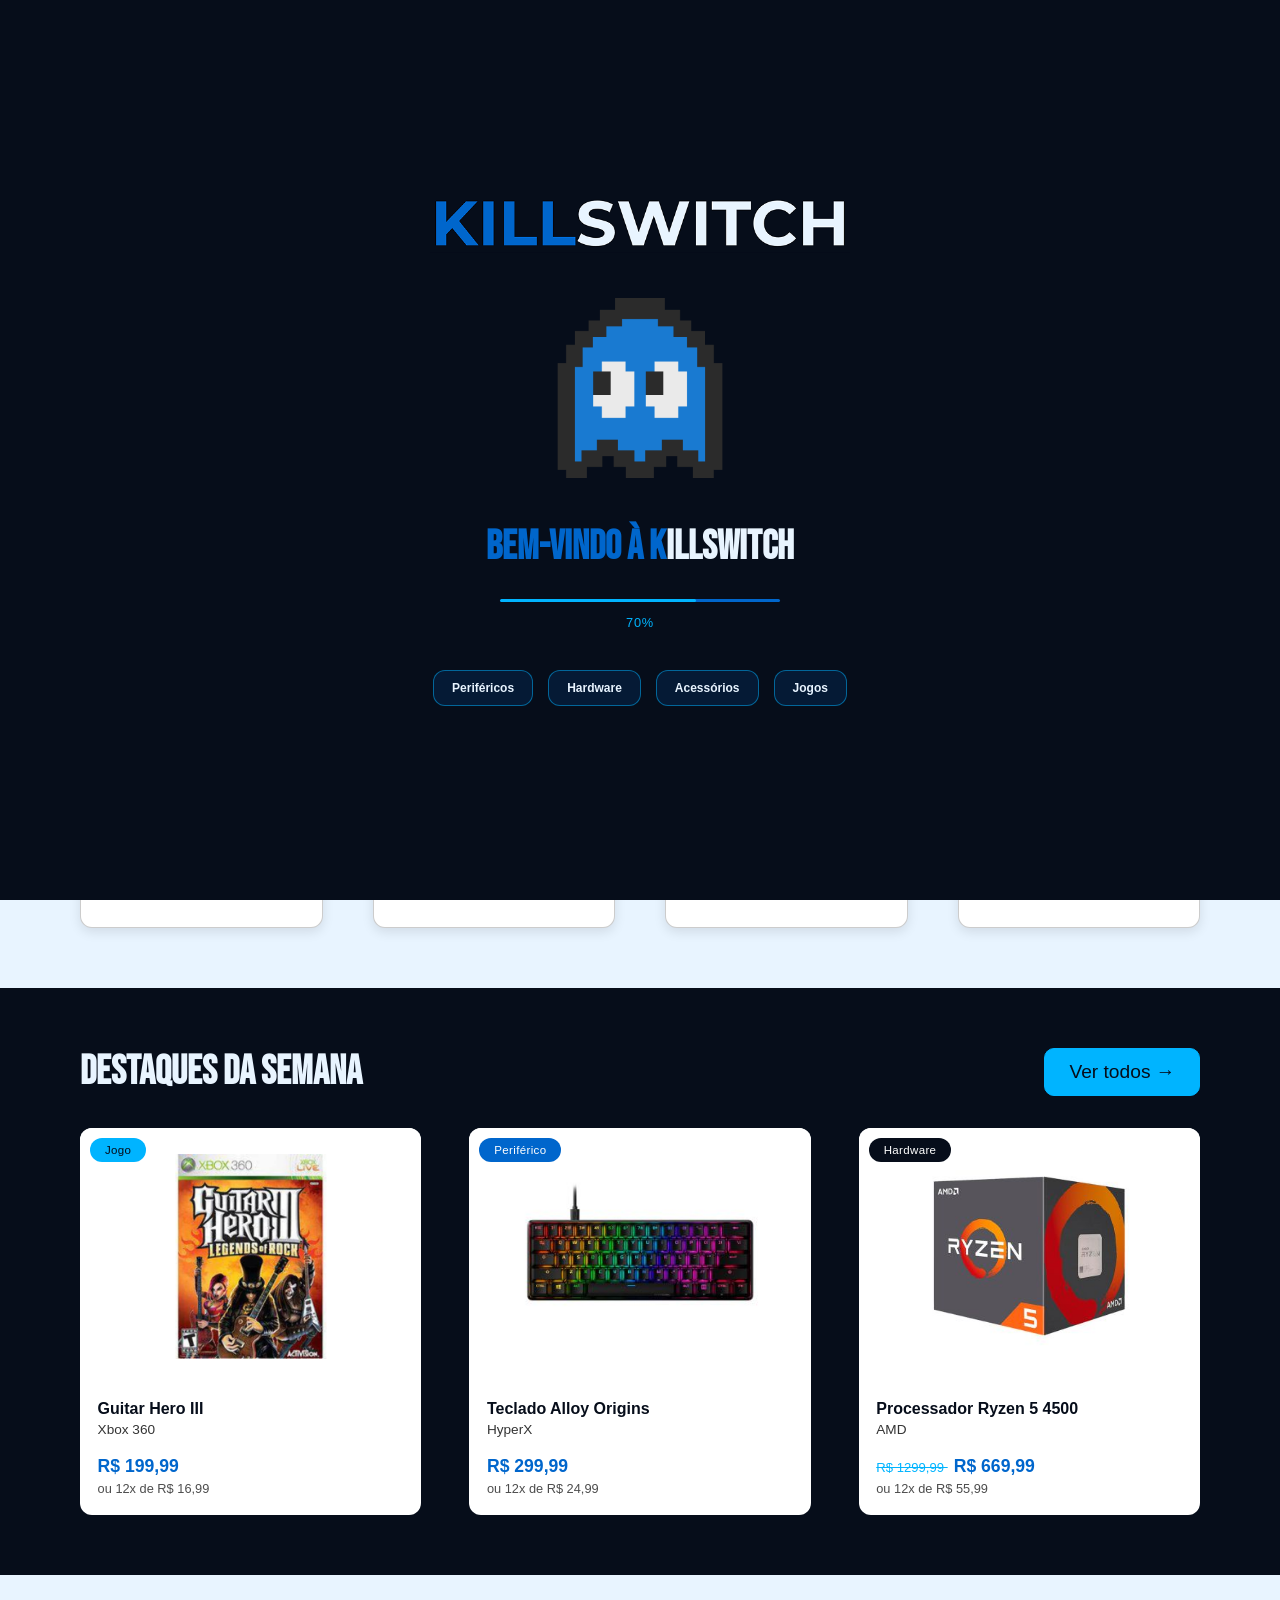
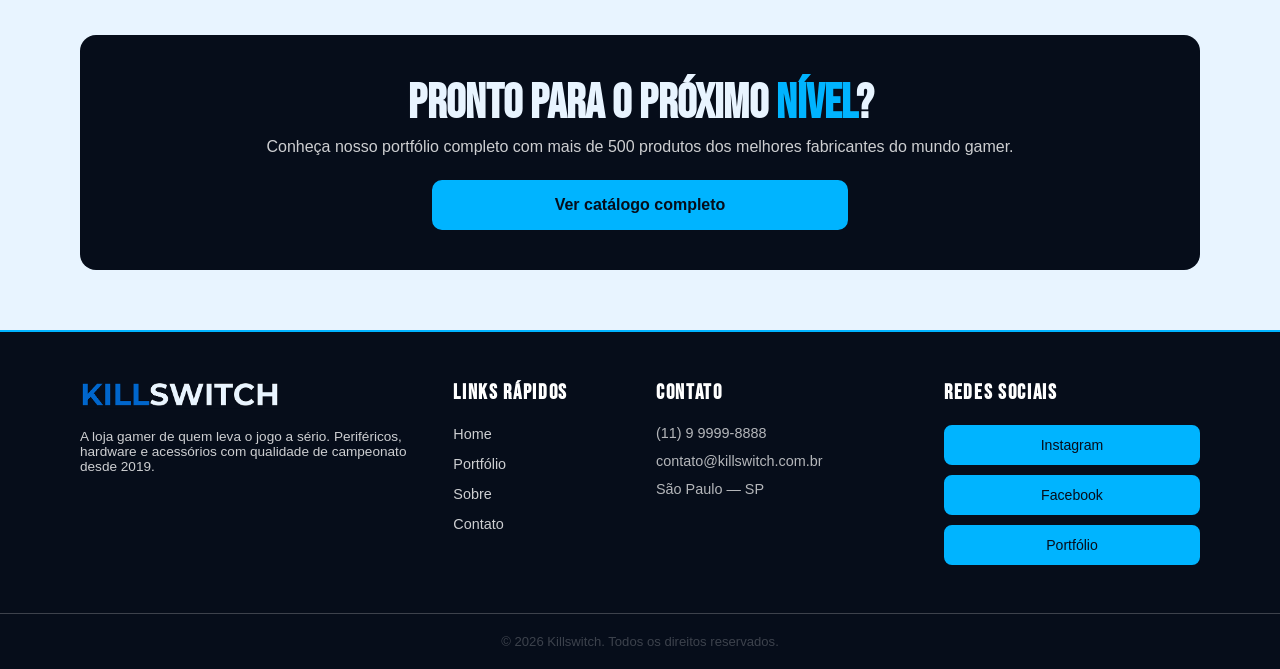
<file: index.html>
<!DOCTYPE html>
<html lang="pt-br">

<head>
    <meta charset="UTF-8">
    <meta name="viewport" content="width=device-width, initial-scale=1.0">
    <link rel="stylesheet" href="./src/css/style.css">
    <link rel="preconnect" href="https://fonts.googleapis.com">
    <link rel="preconnect" href="https://fonts.gstatic.com" crossorigin>
    <link
        href="https://fonts.googleapis.com/css2?family=Bebas+Neue&family=Montserrat:ital,wght@0,100..900;1,100..900&display=swap"
        rel="stylesheet">
    <link rel="icon" href="./src/assets/favicon.ico" type="image/x-icon">
    <title>Home | Killswitch</title>
</head>

<body>

    <!-- Início: Loading -->
    <div id="inicio">
        <img id="img-logo" src="./src/assets/logo-killswitch.png" alt="Logo da Killswitch">
        <img id="img-loading" src="./src/assets/pac-man.png" alt="Fantasma do pac-man">

        <div id="texto-loading">
            <h1 id="titulo-loading">Bem-vindo à K<span>illswitch</span></h1>
        </div>

        <div id="barra-loading">
            <div id="barra-container">
                <div id="barra-fill"></div>
            </div>
            <p id="porcentagem">0%</p>
        </div>

        <div id="tags-loading">
            <p id="tags">Periféricos</p>
            <p id="tags">Hardware</p>
            <p id="tags">Acessórios</p>
            <p id="tags">Jogos</p>
        </div>
    </div>
    <!--Fim: Loading -->

    <!--Início: Menu-->
    <header>
        <a href="index.html"><img id="img-menu" src="./src/assets/logo-killswitch.png" alt="Logo Killswitch"></a>

        <nav id="link-menu">
            <ul>
                <li><a href="index.html">Home</a></li>
                <li><a href="./src/pages/sobre.html">Sobre</a></li>
                <li><a href="./src/pages/contato.html">Contato</a></li>
            </ul>
        </nav>

        <a id="botao-menu" href="./src/pages/portfolio.html">Portfólio</a>

        <button id="hamburguer">
            <span></span>
            <span></span>
            <span></span>
        </button>
    </header>
    <!-- Fim: Menu -->

    <main>

        <!--Início: Hero-->
        <section id="hero">
            <div id="hero-container">
                <div id="hero-esquerdo">

                    <div id="hero-badge">
                        Periféricos · Hardware · Acessórios · Jogos
                    </div>

                    <div id="hero-title-sub">
                        <div id="hero-title">
                            <h2>O jogo não espera.<br><span>Você está pronto?</span></h2>
                        </div>

                        <div id="hero-sub">
                            <p>Missões, batalhas e conquistas começam com o setup certo.<br> Nós armamos você para cada
                                partida.</p>
                        </div>
                    </div>

                    <div id="hero-btns">
                        <a id="btn-produto" href="./src/pages/portfolio.html">Ver produtos</a>
                        <a id="btn-historia" href="./src/pages/sobre.html">Nossa história</a>
                    </div>
                </div>

                <div id="hero-direito">
                    <img id="controle" src="./src/assets/controle.png" alt="Controle">
                </div>
            </div>
        </section>
        <!--Fim: Hero-->


        <!-- Início: Explore por categoria -->
        <section id="categorias">
            <div id="categorias-container">
                <h2 id="categorias-titulo">Explore por <span>categoria</span></h2>
                <div id="categorias-grid">
                    <a href="./src/pages/portfolio.html?genero=perifericos" class="categoria-card">
                        <span class="categoria-icon">🎮</span>
                        <p>Jogos</p>
                    </a>
                    <a href="./src/pages/portfolio.html?genero=jogos" class="categoria-card">
                        <span class="categoria-icon">💻</span>
                        <p>Periféricos</p>
                    </a>
                    <a href="./src/pages/portfolio.html?genero=hardware" class="categoria-card">
                        <span class="categoria-icon">⚙️</span>
                        <p>Hardware</p>
                    </a>
                    <a href="./src/pages/portfolio.html?genero=acessorios" class="categoria-card">
                        <span class="categoria-icon">🔌</span>
                        <p>Acessórios</p>
                    </a>
                </div>
            </div>
        </section>
        <!-- Fim: Explore por gênero -->

        <!-- Início: Destaques da semana -->
        <section id="destaques">
            <div id="destaques-container">
                <div id="destaques-header">
                    <h2 id="destaques-titulo">Destaques da semana</h2>
                    <a href="./src/pages/portfolio.html" id="btn-ver-todos">Ver todos →</a>
                </div>
                <div id="destaques-grid">

                    <div class="produto-card">
                        <div class="produto-capa">
                            <img src="./src/assets/guitar-hero.jpg" alt="Guitar Hero III" width="80%"
                                height="80%">
                            <span class="produto-badge badge-jogo">Jogo</span>
                        </div>
                        <div class="produto-info">
                            <p class="produto-nome">Guitar Hero III</p>
                            <p class="produto-empresa">Xbox 360</p>
                            <p class="produto-preco">R$ 199,99</p>
                            <p class="produto-parcela">ou 12x de R$ 16,99</p>
                        </div>
                    </div>

                    <div class="produto-card">
                        <div class="produto-capa">
                            <img src="./src/assets/alloy-origins.jpg" alt="Alloy Origins"
                                width="100%" height="100%">
                            <span class="produto-badge badge-periferico">Periférico</span>
                        </div>
                        <div class="produto-info">
                            <p class="produto-nome">Teclado Alloy Origins</p>
                            <p class="produto-empresa">HyperX</p>
                            <p class="produto-preco">R$ 299,99</p>
                            <p class="produto-parcela">ou 12x de R$ 24,99</p>
                        </div>
                    </div>

                    <div class="produto-card">
                        <div class="produto-capa">
                            <img src="./src/assets/ryzen-5.jpg" alt="Ryzen 5" width="85%"
                                height="85%">
                            <span class="produto-badge badge-hardware">Hardware</span>
                        </div>
                        <div class="produto-info">
                            <p class="produto-nome">Processador Ryzen 5 4500</p>
                            <p class="produto-empresa">AMD</p>
                            <p class="produto-preco-old">R$ 1299,99 <span class="produto-preco">R$ 669,99</span></p>
                            <p class="produto-parcela">ou 12x de R$ 55,99</p>
                        </div>
                    </div>

                </div>
            </div>
        </section>
        <!-- Fim: Destaques da semana -->

                <!-- Início: CTA -->
        <section id="cta">
            <div id="cta-container">

                <div class="cta-card">
                    <div id="cta-title-sub">
                        <h2 class="cta-titulo">Pronto para o próximo <span>nível</span>?</h2>
                        <p class="cta-sub">Conheça nosso portfólio completo com mais de 500 produtos dos melhores fabricantes do mundo gamer.</p>
                    </div>
                    <a href="./src/pages/portfolio.html" class="cta-btn">Ver catálogo completo</a>
                </div>

            </div>
        </section>
        <!-- Fim: CTA -->

    </main>

    <!-- Início: Footer -->
    <footer id="footer">
        <div id="footer-container">

            <div class="footer-col" id="footer-marca">
                <a href="./index.html">
                    <img id="footer-logo" src="./src/assets/logo-killswitch.png" alt="Logo Killswitch">
                </a>
                <p id="footer-desc">A loja gamer de quem leva o jogo a sério. Periféricos, hardware e acessórios com qualidade de campeonato desde 2019.</p>
            </div>

            <div class="footer-col">
                <h4 class="footer-titulo">Links Rápidos</h4>
                <ul class="footer-lista">
                    <li><a href="./index.html">Home</a></li>
                    <li><a href="./src/pages/portfolio.html">Portfólio</a></li>
                    <li><a href="./src/pages/sobre.html">Sobre</a></li>
                    <li><a href="./src/pages/contato.html">Contato</a></li>
                </ul>
            </div>

            <div class="footer-col">
                <h4 class="footer-titulo">Contato</h4>
                <ul class="footer-lista footer-contato">
                    <li>(11) 9 9999-8888</li>
                    <li>contato@killswitch.com.br</li>
                    <li>São Paulo — SP</li>
                </ul>
            </div>

            <div class="footer-col">
                <h4 class="footer-titulo">Redes Sociais</h4>
                <div id="footer-social">
                    <a href="#" class="social-btn">Instagram</a>
                    <a href="#" class="social-btn">Facebook</a>
                    <a href="./src/pages/portfolio.html" class="social-btn">Portfólio</a>
                </div>
            </div>

        </div>

        <div id="footer-bottom">
            <p>© 2026 Killswitch. Todos os direitos reservados.</p>
        </div>
    </footer>
    <!-- Fim: Footer -->

    <script src="./src/js/script.js"></script>
</body>

</html>
</file>
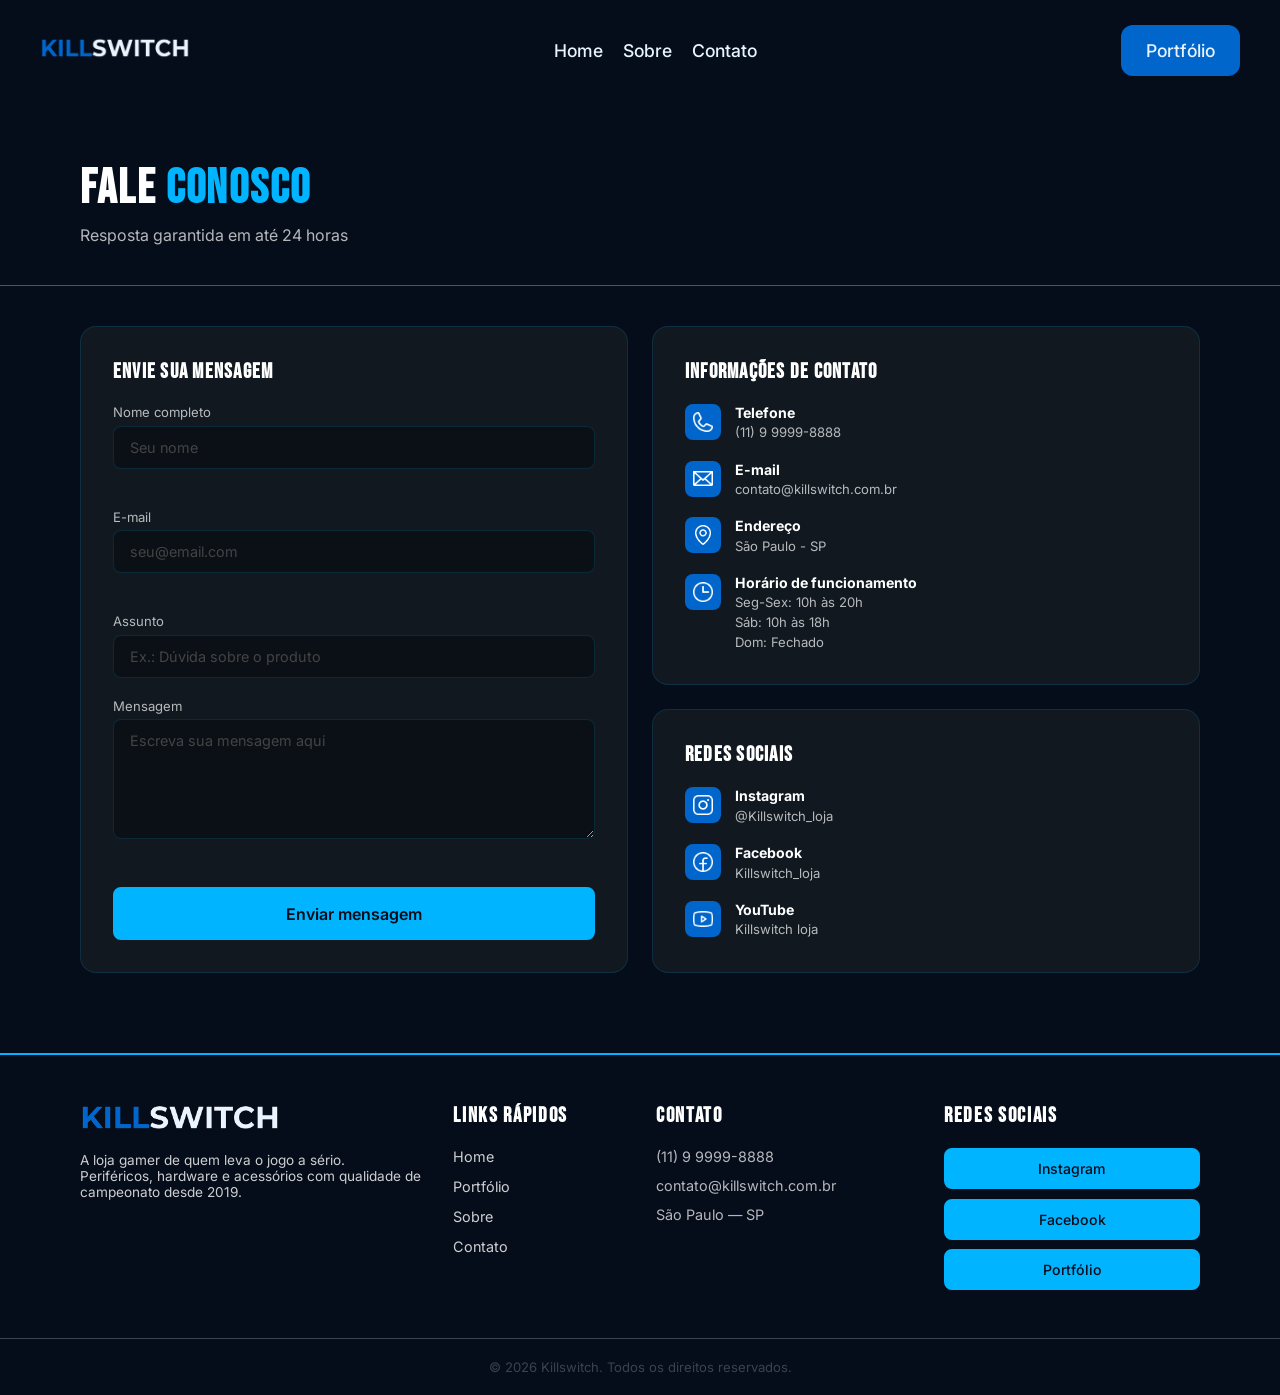
<file: src/pages/contato.html>
<!DOCTYPE html>
<html lang="pt-BR">

<head>
    <meta charset="UTF-8">
    <meta name="viewport" content="width=device-width, initial-scale=1.0">
    <link rel="stylesheet" href="../css/style.css">
    <link rel="stylesheet" href="../css/contato.css">
    <link rel="preconnect" href="https://fonts.googleapis.com">
    <link rel="preconnect" href="https://fonts.gstatic.com" crossorigin>
    <link href="https://fonts.googleapis.com/css2?family=Bebas+Neue&family=Inter:wght@300;400;500;600;700&display=swap"
        rel="stylesheet">
    <link rel="icon" href="../assets/favicon.ico" type="image/x-icon">
    <title>Contato | Killswitch</title>
</head>

<body>

    <!--Início: Menu-->
    <header>
        <a href="/killswitch-loja-gamer/index.html"><img id="img-menu" src="../assets/logo-killswitch.png" alt="Logo Killswitch"></a>

        <nav id="link-menu">
            <ul>
                <li><a href="/killswitch-loja-gamer/index.html">Home</a></li>
                <li><a href="./sobre.html">Sobre</a></li>
                <li><a href="./contato.html">Contato</a></li>
            </ul>
        </nav>

        <a id="botao-menu" href="./portfolio.html">Portfólio</a>

        <button id="hamburguer">
            <span></span>
            <span></span>
            <span></span>
        </button>
    </header>
    <!-- Fim: Menu -->

    <main>

        <!-- Início: Hero Contato -->
        <section id="contato-hero">
            <div id="contato-hero-container">
                <h1 id="contato-titulo">Fale <span>Conosco</span></h1>
                <p id="contato-sub">Resposta garantida em até 24 horas</p>
            </div>
        </section>
        <!-- Fim: Hero Contato -->

        <!-- Início: Contato Grid -->
        <section id="contato-section">
            <div id="contato-container">

                <!-- Formulário -->
                <div class="contato-card" id="form-card">
                    <h2 class="contato-card-titulo">Envie sua mensagem</h2>

                    <div id="form-success">
                        ✅ Mensagem enviada com sucesso! Em breve entraremos em contato.
                    </div>

                    <div class="form-grupo">
                        <label class="form-label">Nome completo</label>
                        <input type="text" id="form-nome" class="form-input" placeholder="Seu nome">
                        <span class="form-erro" id="erro-nome"></span>
                    </div>

                    <div class="form-grupo">
                        <label class="form-label">E-mail</label>
                        <input type="email" id="form-email" class="form-input" placeholder="seu@email.com">
                        <span class="form-erro" id="erro-email"></span>
                    </div>

                    <div class="form-grupo">
                        <label class="form-label">Assunto</label>
                        <input type="text" id="form-assunto" class="form-input"
                            placeholder="Ex.: Dúvida sobre o produto">
                    </div>

                    <div class="form-grupo">
                        <label class="form-label">Mensagem</label>
                        <textarea id="form-mensagem" class="form-input form-textarea"
                            placeholder="Escreva sua mensagem aqui"></textarea>
                        <span class="form-erro" id="erro-mensagem"></span>
                    </div>

                    <button id="btn-enviar" onclick="enviarFormulario()">Enviar mensagem</button>
                </div>

                <!-- Informações -->
                <div id="contato-info">

                    <div class="contato-card">
                        <h2 class="contato-card-titulo">Informações de contato</h2>
                        <ul class="info-lista">
                            <li class="info-item">
                                <div class="info-icone">
                                    <img src="../assets/telefoneico.png" alt="Telefone">
                                </div>
                                <div>
                                    <strong>Telefone</strong>
                                    <p>(11) 9 9999-8888</p>
                                </div>
                            </li>

                            <li class="info-item">
                                <div class="info-icone">
                                    <img src="../assets/emailico.png" alt="E-mail">
                                </div>
                                <div>
                                    <strong>E-mail</strong>
                                    <p>contato@killswitch.com.br</p>
                                </div>
                            </li>

                            <li class="info-item">
                                <div class="info-icone">
                                    <img src="../assets/localico.png" alt="Endereço">
                                </div>
                                <div>
                                    <strong>Endereço</strong>
                                    <p>São Paulo - SP</p>
                                </div>
                            </li>

                            <li class="info-item">
                                <div class="info-icone">
                                    <img src="../assets/relogioico.png" alt="Horário">
                                </div>
                                <div>
                                    <strong>Horário de funcionamento</strong>
                                    <p>Seg-Sex: 10h às 20h<br>Sáb: 10h às 18h<br>Dom: Fechado</p>
                                </div>
                            </li>
                        </ul>
                    </div>

                    <div class="contato-card">
                        <h2 class="contato-card-titulo">Redes Sociais</h2>
                        <ul class="info-lista">
                            <li class="info-item">
                                <div class="info-icone">
                                    <img src="../assets/instagramico.png" alt="Instagram">
                                </div>
                                <div>
                                    <strong>Instagram</strong>
                                    <p>@Killswitch_loja</p>
                                </div>
                            </li>
                            <li class="info-item">
                                <div class="info-icone">
                                    <img src="../assets/facebookico.png" alt="Facebook">
                                </div>
                                <div>
                                    <strong>Facebook</strong>
                                    <p>Killswitch_loja</p>
                                </div>
                            </li>
                            <li class="info-item">
                                <div class="info-icone">
                                    <img src="../assets/youtubeico.png" alt="YouTube">
                                </div>
                                <div>
                                    <strong>YouTube</strong>
                                    <p>Killswitch loja</p>
                                </div>
                            </li>
                        </ul>
                    </div>

                </div>

            </div>
        </section>
        <!-- Fim: Contato Grid -->

    </main>

       <!-- Início: Footer -->
    <footer id="footer">
        <div id="footer-container">

            <div class="footer-col" id="footer-marca">
                <a href="/killswitch-loja-gamer/index.html">
                    <img id="footer-logo" src="../assets/logo-killswitch.png" alt="Logo Killswitch">
                </a>
                <p id="footer-desc">A loja gamer de quem leva o jogo a sério. Periféricos, hardware e acessórios com
                    qualidade de campeonato desde 2019.</p>
            </div>

            <div class="footer-col">
                <h4 class="footer-titulo">Links Rápidos</h4>
                <ul class="footer-lista">
                    <li><a href="/killswitch-loja-gamer/index.html">Home</a></li>
                    <li><a href="./portfolio.html">Portfólio</a></li>
                    <li><a href="./sobre.html">Sobre</a></li>
                    <li><a href="./contato.html">Contato</a></li>
                </ul>
            </div>

            <div class="footer-col">
                <h4 class="footer-titulo">Contato</h4>
                <ul class="footer-lista footer-contato">
                    <li>(11) 9 9999-8888</li>
                    <li>contato@killswitch.com.br</li>
                    <li>São Paulo — SP</li>
                </ul>
            </div>

            <div class="footer-col">
                <h4 class="footer-titulo">Redes Sociais</h4>
                <div id="footer-social">
                    <a href="#" class="social-btn">Instagram</a>
                    <a href="#" class="social-btn">Facebook</a>
                    <a href="./portfolio.html" class="social-btn">Portfólio</a>
                </div>
            </div>

        </div>

        <div id="footer-bottom">
            <p>© 2026 Killswitch. Todos os direitos reservados.</p>
        </div>
    </footer>
    <!-- Fim: Footer -->

    <script src="../js/contato.js"></script>
</body>

</html>
</file>
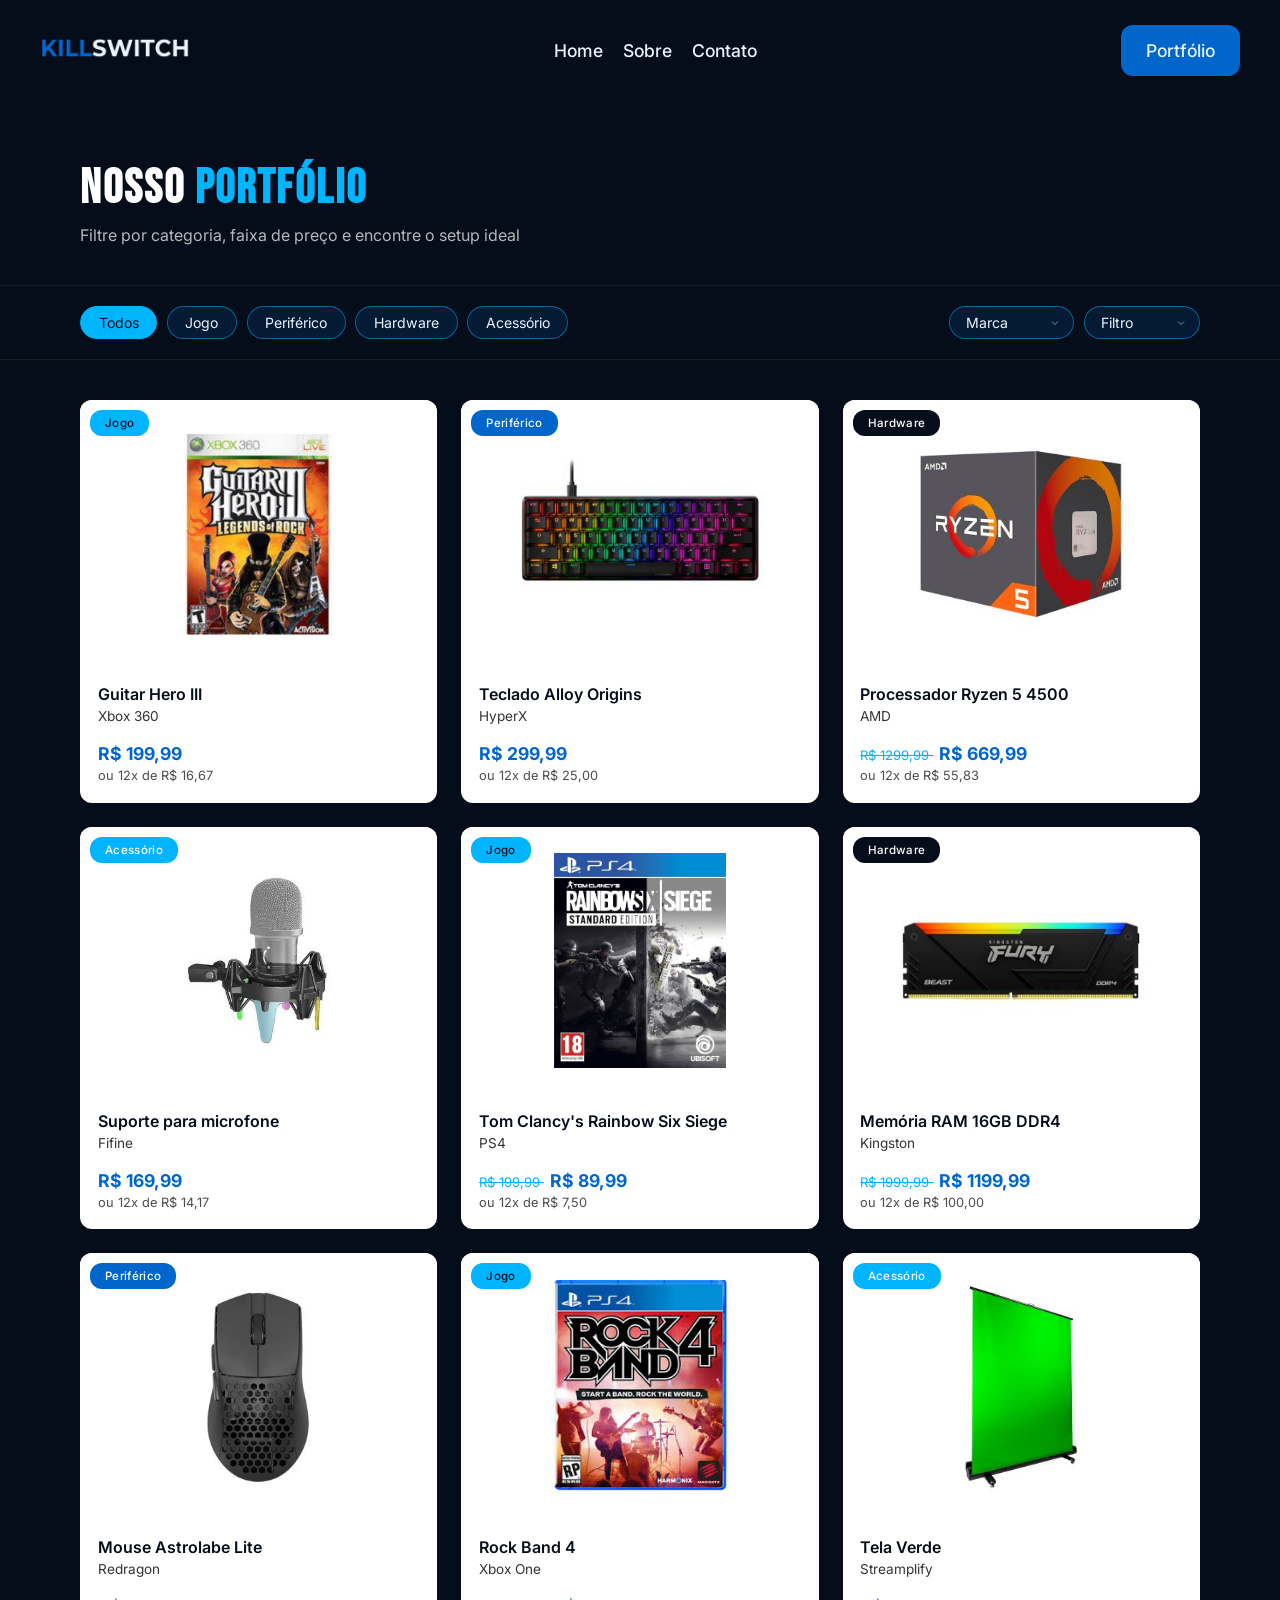
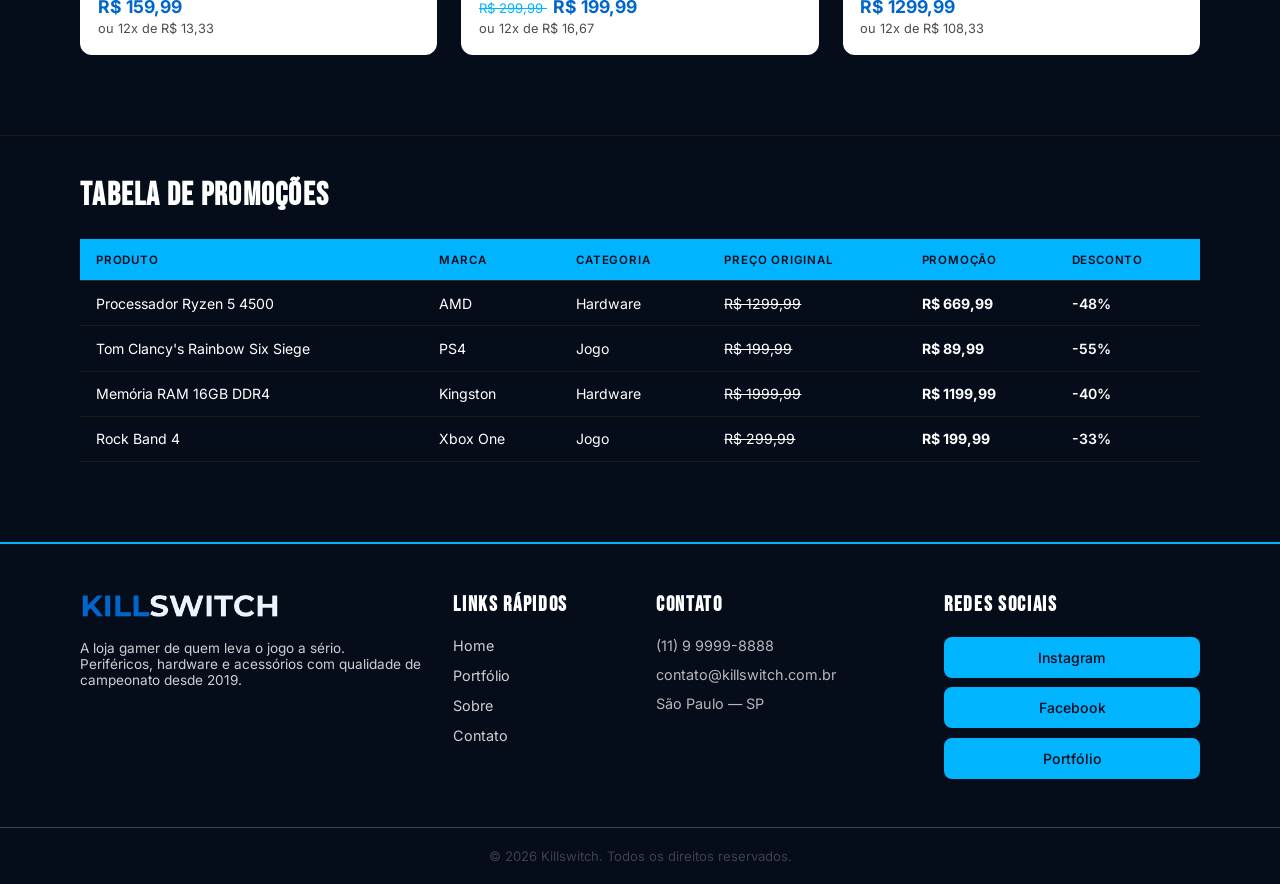
<file: src/pages/portfolio.html>
<!DOCTYPE html>
<html lang="pt-BR">

<head>
    <meta charset="UTF-8">
    <meta name="viewport" content="width=device-width, initial-scale=1.0">
    <link rel="stylesheet" href="../css/style.css">
    <link rel="stylesheet" href="../css/portfolio.css">

    <link rel="preconnect" href="https://fonts.googleapis.com">
    <link rel="preconnect" href="https://fonts.gstatic.com" crossorigin>
    <link href="https://fonts.googleapis.com/css2?family=Bebas+Neue&family=Inter:wght@300;400;500;600;700&display=swap"
        rel="stylesheet">
    <link rel="icon" href="../assets/favicon.ico" type="image/x-icon">
    <title>Portfólio | Killswitch</title>
</head>

<body>

    <!--Início: Menu-->
    <header>
        <a href="/killswitch-loja-gamer/index.html"><img id="img-menu" src="../assets/logo-killswitch.png" alt="Logo Killswitch"></a>

        <nav id="link-menu">
            <ul>
                <li><a href="/killswitch-loja-gamer/index.html">Home</a></li>
                <li><a href="./sobre.html">Sobre</a></li>
                <li><a href="./contato.html">Contato</a></li>
            </ul>
        </nav>

        <a id="botao-menu" href="./portfolio.html">Portfólio</a>

        <button id="hamburguer">
            <span></span>
            <span></span>
            <span></span>
        </button>
    </header>
    <!-- Fim: Menu -->

    <main>

        <!-- Início: Hero portfolio -->
        <section id="portfolio-hero">
            <div id="portfolio-hero-container">
                <h1 id="portfolio-titulo">Nosso <span>Portfólio</span></h1>
                <p id="portfolio-sub">Filtre por categoria, faixa de preço e encontre o setup ideal</p>
            </div>
        </section>
        <!-- Fim: Hero portfolio -->

        <!-- Início: Filtros -->
        <section id="portfolio-filtros">
            <div id="filtros-container">

                <div id="filtros-esquerda">
                    <button class="filtro-tipo ativo" data-tipo="todos">Todos</button>
                    <button class="filtro-tipo" data-tipo="jogo">Jogo</button>
                    <button class="filtro-tipo" data-tipo="periferico">Periférico</button>
                    <button class="filtro-tipo" data-tipo="hardware">Hardware</button>
                    <button class="filtro-tipo" data-tipo="acessorio">Acessório</button>
                </div>

                <div id="filtros-direita">
                    <select id="filtro-marca">
                        <option value="todos">Marca</option>
                        <option value="HyperX">HyperX</option>
                        <option value="AMD">AMD</option>
                        <option value="Kingston">Kingston</option>
                        <option value="Redragon">Redragon</option>
                        <option value="Fifine">Fifine</option>
                        <option value="Streamplify">Streamplify</option>
                        <option value="Xbox 360">Xbox 360</option>
                        <option value="Xbox One">Xbox One</option>
                        <option value="PS4">PS4</option>
                    </select>
                    <select id="filtro-preco">
                        <option value="todos">Filtro</option>
                        <option value="promocao">Promoção</option>
                    </select>
                </div>

            </div>
        </section>
        <!-- Fim: Filtros -->

        <!-- Início: Grid produtos -->
        <section id="portfolio-grid-section">
            <div id="portfolio-grid" class="produtos-grid">
                <!-- cards gerados pelo JS -->
            </div>
        </section>
        <!-- Fim: Grid produtos -->

        <!-- Início: Tabela de promoções -->
        <section id="tabela-section">
            <div id="tabela-container">
                <h2 id="tabela-titulo">Tabela de promoções</h2>
                <div id="tabela-wrapper">
                    <table id="tabela-promo">
                        <thead>
                            <tr>
                                <th>Produto</th>
                                <th>Marca</th>
                                <th>Categoria</th>
                                <th>Preço original</th>
                                <th>Promoção</th>
                                <th>Desconto</th>
                            </tr>
                        </thead>
                        <tbody id="tabela-body"></tbody>
                    </table>
                </div>
            </div>
        </section>
        <!-- Fim: Tabela de promoções -->

    </main>

    <!-- Início: Footer -->
    <footer id="footer">
        <div id="footer-container">

            <div class="footer-col" id="footer-marca">
                <a href="/killswitch-loja-gamer/index.html">
                    <img id="footer-logo" src="../assets/logo-killswitch.png" alt="Logo Killswitch">
                </a>
                <p id="footer-desc">A loja gamer de quem leva o jogo a sério. Periféricos, hardware e acessórios com
                    qualidade de campeonato desde 2019.</p>
            </div>

            <div class="footer-col">
                <h4 class="footer-titulo">Links Rápidos</h4>
                <ul class="footer-lista">
                    <li><a href="/killswitch-loja-gamer/index.html">Home</a></li>
                    <li><a href="./portfolio.html">Portfólio</a></li>
                    <li><a href="./sobre.html">Sobre</a></li>
                    <li><a href="./contato.html">Contato</a></li>
                </ul>
            </div>

            <div class="footer-col">
                <h4 class="footer-titulo">Contato</h4>
                <ul class="footer-lista footer-contato">
                    <li>(11) 9 9999-8888</li>
                    <li>contato@killswitch.com.br</li>
                    <li>São Paulo — SP</li>
                </ul>
            </div>

            <div class="footer-col">
                <h4 class="footer-titulo">Redes Sociais</h4>
                <div id="footer-social">
                    <a href="#" class="social-btn">Instagram</a>
                    <a href="#" class="social-btn">Facebook</a>
                    <a href="./portfolio.html" class="social-btn">Portfólio</a>
                </div>
            </div>

        </div>

        <div id="footer-bottom">
            <p>© 2026 Killswitch. Todos os direitos reservados.</p>
        </div>
    </footer>
    <!-- Fim: Footer -->

    <script src="../js/portfolio.js"></script>
</body>

</html>
</file>
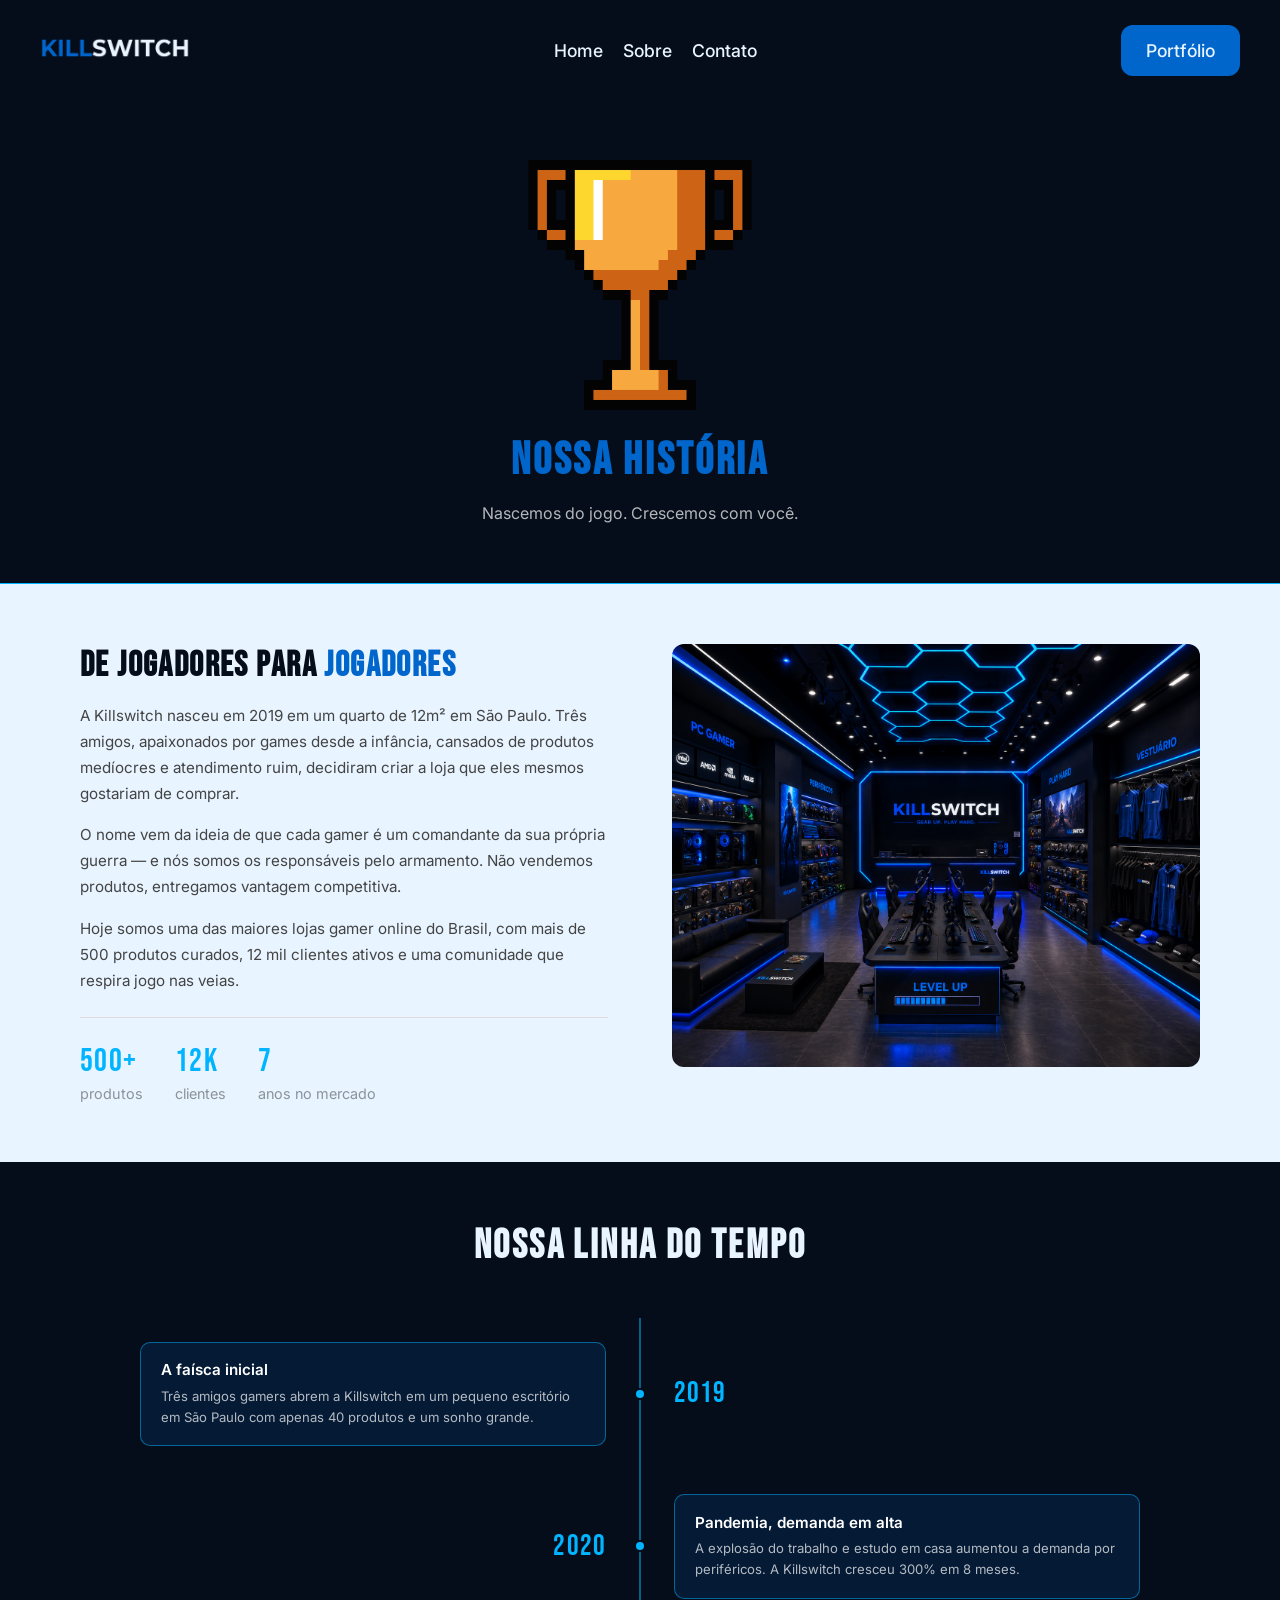
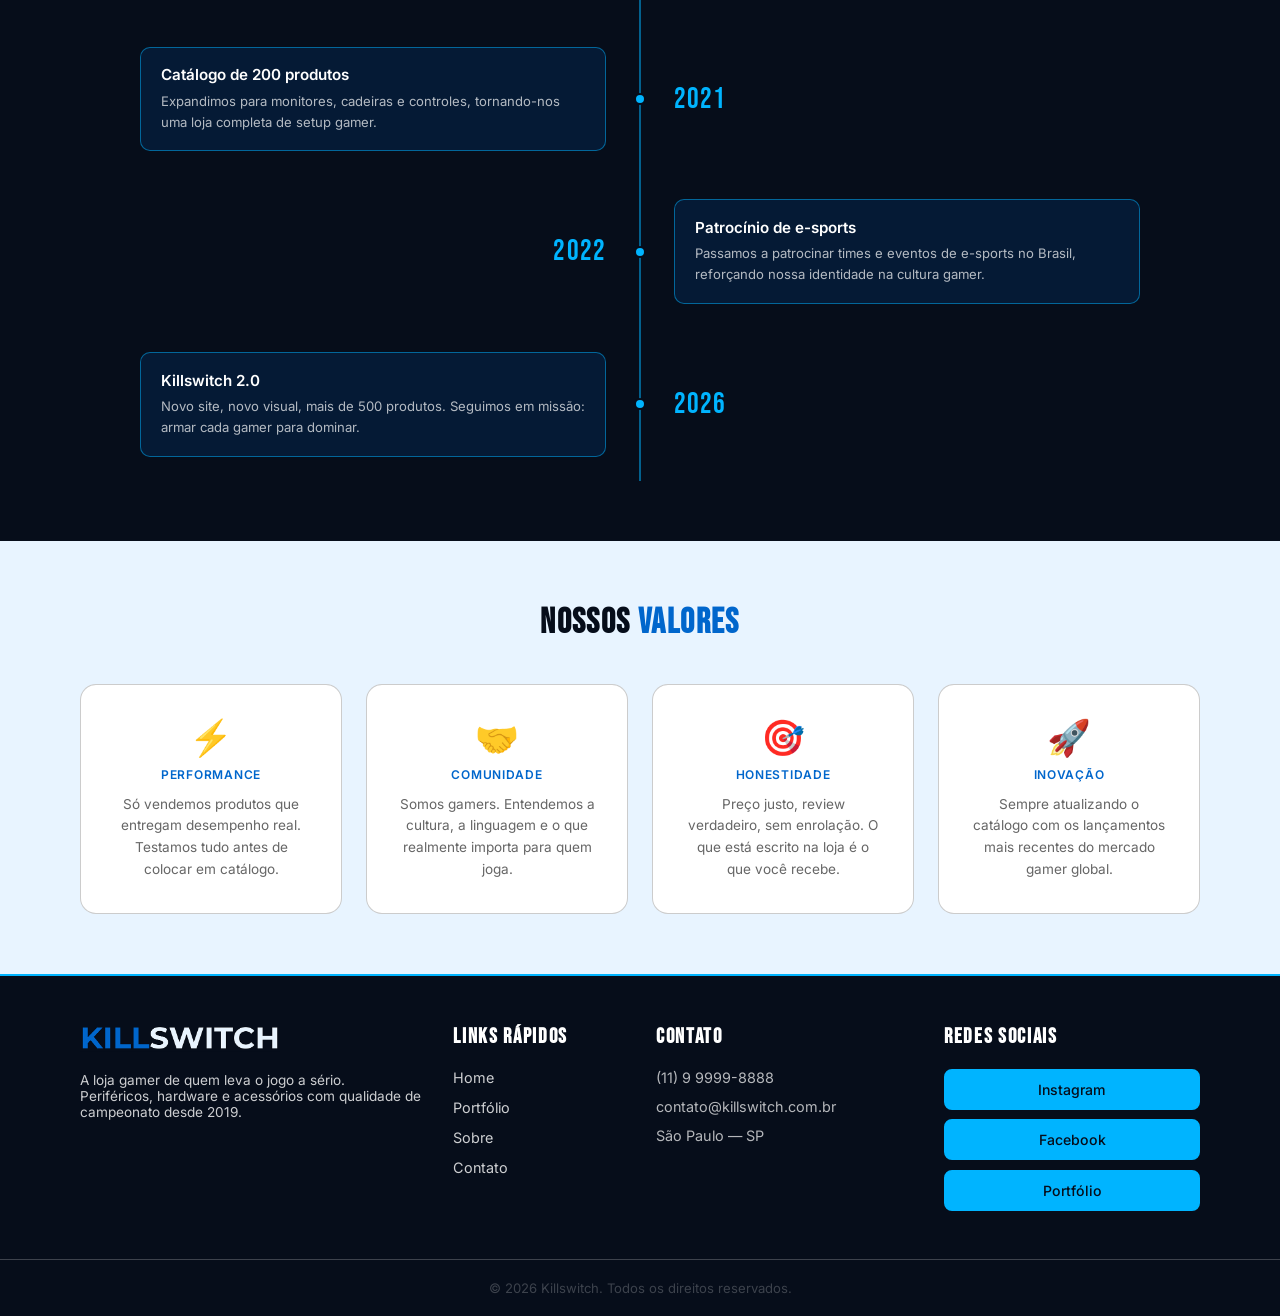
<file: src/pages/sobre.html>
<!DOCTYPE html>
<html lang="pt-BR">

<head>
    <meta charset="UTF-8">
    <meta name="viewport" content="width=device-width, initial-scale=1.0">
    <link rel="stylesheet" href="../css/sobre.css">
    <link rel="stylesheet" href="../css/style.css">
    <link rel="preconnect" href="https://fonts.googleapis.com">
    <link rel="preconnect" href="https://fonts.gstatic.com" crossorigin>
    <link href="https://fonts.googleapis.com/css2?family=Bebas+Neue&family=Inter:wght@300;400;500;600;700&display=swap"
        rel="stylesheet">
    <link rel="icon" href="../assets/favicon.ico" type="image/x-icon">
    <title>Sobre | Killswitch</title>
</head>

<body>

    <!--Início: Menu-->
    <header>
        <a href="/killswitch-loja-gamer/index.html"><img id="img-menu" src="../assets/logo-killswitch.png" alt="Logo Killswitch"></a>

        <nav id="link-menu">
            <ul>
                <li><a href="/killswitch-loja-gamer/index.html">Home</a></li>
                <li><a href="./sobre.html">Sobre</a></li>
                <li><a href="./contato.html">Contato</a></li>
            </ul>
        </nav>

        <a id="botao-menu" href="./portfolio.html">Portfólio</a>

        <button id="hamburguer">
            <span></span>
            <span></span>
            <span></span>
        </button>
    </header>
    <!-- Fim: Menu -->

    <main>

        <!-- Início: Hero Sobre -->
        <section id="sobre-hero">
            <div id="sobre-hero-container">
                <img id="sobre-hero-img" src="../assets/trofeu.png" alt="Troféu">
                <h1 id="sobre-titulo">Nossa História</h1>
                <p id="sobre-sub">Nascemos do jogo. Crescemos com você.</p>
            </div>
        </section>
        <!-- Fim: Hero Sobre -->

        <!-- Início: Quem somos -->
        <section id="quem-somos">
            <div id="quem-somos-container">

                <div id="quem-somos-esquerda">
                    <h2 class="sobre-section-titulo">De jogadores para <span>jogadores</span></h2>
                    <p>A Killswitch nasceu em 2019 em um quarto de 12m² em São Paulo. Três amigos, apaixonados por games
                        desde a infância, cansados de produtos medíocres e atendimento ruim, decidiram criar a loja que
                        eles mesmos gostariam de comprar.</p>
                    <p>O nome vem da ideia de que cada gamer é um comandante da sua própria guerra — e nós somos os
                        responsáveis pelo armamento. Não vendemos produtos, entregamos vantagem competitiva.</p>
                    <p>Hoje somos uma das maiores lojas gamer online do Brasil, com mais de 500 produtos curados, 12 mil
                        clientes ativos e uma comunidade que respira jogo nas veias.</p>

                    <div id="stats">
                        <div class="stat">
                            <span class="stat-num">500+</span>
                            <span class="stat-label">produtos</span>
                        </div>
                        <div class="stat">
                            <span class="stat-num">12k</span>
                            <span class="stat-label">clientes</span>
                        </div>
                        <div class="stat">
                            <span class="stat-num">7</span>
                            <span class="stat-label">anos no mercado</span>
                        </div>
                    </div>
                </div>

                <div id="quem-somos-direita">
                    <img src="../assets/killswitch-interior.png" alt="Interior da loja Killswitch">
                </div>

            </div>
        </section>
        <!-- Fim: Quem somos -->

        <!-- Início: Timeline -->
        <section id="timeline">
            <div id="timeline-container">
                <h2 id="timeline-titulo">Nossa linha do tempo</h2>
                <div id="timeline-linha">

                    <div class="tl-item tl-direita">
                        <div class="tl-card">
                            <h3>A faísca inicial</h3>
                            <p>Três amigos gamers abrem a Killswitch em um pequeno escritório em São Paulo com apenas 40
                                produtos e um sonho grande.</p>
                        </div>
                        <div class="tl-ponto"></div>
                        <div class="tl-ano">2019</div>
                    </div>

                    <div class="tl-item tl-esquerda">
                        <div class="tl-ano">2020</div>
                        <div class="tl-ponto"></div>
                        <div class="tl-card">
                            <h3>Pandemia, demanda em alta</h3>
                            <p>A explosão do trabalho e estudo em casa aumentou a demanda por periféricos. A Killswitch
                                cresceu 300% em 8 meses.</p>
                        </div>
                    </div>

                    <div class="tl-item tl-direita">
                        <div class="tl-card">
                            <h3>Catálogo de 200 produtos</h3>
                            <p>Expandimos para monitores, cadeiras e controles, tornando-nos uma loja completa de setup
                                gamer.</p>
                        </div>
                        <div class="tl-ponto"></div>
                        <div class="tl-ano">2021</div>
                    </div>

                    <div class="tl-item tl-esquerda">
                        <div class="tl-ano">2022</div>
                        <div class="tl-ponto"></div>
                        <div class="tl-card">
                            <h3>Patrocínio de e-sports</h3>
                            <p>Passamos a patrocinar times e eventos de e-sports no Brasil, reforçando nossa identidade
                                na cultura gamer.</p>
                        </div>
                    </div>

                    <div class="tl-item tl-direita">
                        <div class="tl-card">
                            <h3>Killswitch 2.0</h3>
                            <p>Novo site, novo visual, mais de 500 produtos. Seguimos em missão: armar cada gamer para
                                dominar.</p>
                        </div>
                        <div class="tl-ponto"></div>
                        <div class="tl-ano">2026</div>
                    </div>

                </div>
            </div>
        </section>
        <!-- Fim: Timeline -->

        <!-- Início: valores -->
        <section id="valores">
            <div id="valores-container">
                <h2 class="sobre-section-titulo" style="text-align:center;margin-bottom:2.5rem">Nossos <span>valores</span></h2>
                <div id="valores-grid">

                    <div class="valor-card">
                        <h3 class="valor-icone">⚡</h3>
                        <span class="valor-titulo">Performance</span>
                        <p class="valor-desc">Só vendemos produtos que entregam desempenho real. Testamos tudo antes de
                            colocar em catálogo.</p>
                    </div>

                    <div class="valor-card">
                        <h3 class="valor-icone">🤝</h3>
                        <span class="valor-titulo">Comunidade</span>
                        <p class="valor-desc">Somos gamers. Entendemos a cultura, a linguagem e o que realmente importa
                            para quem joga.</p>
                    </div>

                    <div class="valor-card">
                        <h3 class="valor-icone">🎯</h3>
                        <span class="valor-titulo">Honestidade</span>
                        <p class="valor-desc">Preço justo, review verdadeiro, sem enrolação. O que está escrito na loja
                            é o que você recebe.
                        </p>
                    </div>

                    <div class="valor-card">
                        <h3 class="valor-icone">🚀</h3>
                        <span class="valor-titulo">Inovação</span>
                        <p class="valor-desc">Sempre atualizando o catálogo com os lançamentos mais recentes do mercado
                            gamer global.</p>
                    </div>


                </div>
            </div>
        </section>
        <!-- Fim: valores -->

    </main>

    <!-- Início: Footer -->
    <footer id="footer">
        <div id="footer-container">

            <div class="footer-col" id="footer-marca">
                <a href="/killswitch-loja-gamer/index.html">
                    <img id="footer-logo" src="../assets/logo-killswitch.png" alt="Logo Killswitch">
                </a>
                <p id="footer-desc">A loja gamer de quem leva o jogo a sério. Periféricos, hardware e acessórios com
                    qualidade de campeonato desde 2019.</p>
            </div>

            <div class="footer-col">
                <h4 class="footer-titulo">Links Rápidos</h4>
                <ul class="footer-lista">
                    <li><a href="/killswitch-loja-gamer/index.html">Home</a></li>
                    <li><a href="./portfolio.html">Portfólio</a></li>
                    <li><a href="./sobre.html">Sobre</a></li>
                    <li><a href="./contato.html">Contato</a></li>
                </ul>
            </div>

            <div class="footer-col">
                <h4 class="footer-titulo">Contato</h4>
                <ul class="footer-lista footer-contato">
                    <li>(11) 9 9999-8888</li>
                    <li>contato@killswitch.com.br</li>
                    <li>São Paulo — SP</li>
                </ul>
            </div>

            <div class="footer-col">
                <h4 class="footer-titulo">Redes Sociais</h4>
                <div id="footer-social">
                    <a href="#" class="social-btn">Instagram</a>
                    <a href="#" class="social-btn">Facebook</a>
                    <a href="./portfolio.html" class="social-btn">Portfólio</a>
                </div>
            </div>

        </div>

        <div id="footer-bottom">
            <p>© 2026 Killswitch. Todos os direitos reservados.</p>
        </div>
    </footer>
    <!-- Fim: Footer -->

    <script src="../js/sobre.js"></script>
</body>

</html>
</file>
<file: src/css/style.css>
:root {
    --cor-preta: #060D1A;
    --cor-preta-80: #000000CC;
    --cor-preta-70: #000000B3;
    --cor-preta-40: #00000066;
    --cor-preta-30: #0000004D;
    --cor-preta-20: #00000033;
    --cor-branca: #FFFFFF;
    --cor-branca-marca: #E8F4FF;
    --cor-branca-85: #FFFFFFD9;
    --cor-branca-80: #FFFFFFCC;
    --cor-branca-70: #FFFFFFB3;
    --cor-branca-22: #FFFFFF38;
    --cor-azul-escuro: #0066CC;
    --cor-azul-claro: #00B4FF;
    --borda-tags: #00B4FF80;
    --fundo-tags: #0066CC26;
    --fonte-titulo: "Bebas Neue", sans-serif;
    --fonte-corpo: "Inter", sans-serif;
}

* {
    margin: 0;
    padding: 0;
    box-sizing: border-box;
}

/* Início: Loading */

#inicio {
    background: var(--cor-preta);
    position: fixed;
    top: 0;
    left: 0;
    width: 100%;
    height: 100%;
    display: flex;
    flex-direction: column;
    justify-content: center;
    align-items: center;
    opacity: 1;
    transition: opacity 1s ease-in-out;
    gap: 20px;
    overflow: hidden;

}

#img-logo {
    width: 420px;
    height: auto;
}

#img-loading {
    width: 180px;
    height: 180px;
    margin-top: 25px;
    margin-bottom: 25px;
}

#titulo-loading {
    color: var(--cor-azul-escuro);
    font-family: var(--fonte-titulo);
    font-size: 2.5rem;
}

#titulo-loading span {
    color: var(--cor-branca-marca)
}

#barra-container {
    width: 280px;
    height: 3px;
    background: var(--cor-azul-escuro);
    border-radius: 2px;
    margin-top: 0;
    overflow: hidden;
    margin-bottom: 5px;
}

#barra-fill {
    height: 100%;
    width: 0%;
    background: var(--cor-azul-claro);
    border-radius: 2px;
    transition: width 0.1s ease;
}

#porcentagem {
    color: var(--cor-azul-claro);
    font-size: 0.8rem;
    margin-top: 0.5rem;
    font-family: var(--fonte-corpo);
    letter-spacing: 0.06em;
}

#barra-loading {
    display: flex;
    flex-direction: column;
    align-items: center;
}

#texto-loading {
    align-items: center;
    display: flex;
    flex-direction: column;
    margin-bottom: 8px;
}

#tags-loading {
    display: flex;
    gap: 15px;
    margin-top: 20px;
}

#tags {
    color: var(--cor-branca-marca);
    background-color: var(--fundo-tags);
    padding: 10px 18px;
    border-radius: 12px;
    border: 1px solid var(--borda-tags);
    font-family: var(--fonte-corpo);
    font-weight: 600;
    font-size: 0.75rem;
}

@media (max-width: 768px) {
    #img-logo {
        width: 280px;
    }

    #img-loading {
        width: 130px;
        height: 130px;
        margin-top: 15px;
        margin-bottom: 15px;
    }

    #titulo-loading {
        font-size: 1.8rem;
    }

    #barra-container {
        width: 220px;
    }

    #tags-loading {
        flex-wrap: wrap;
        justify-content: center;
        gap: 10px;
        padding: 0 20px;
    }
}

@media (max-width: 480px) {
    #img-logo {
        width: 320px;
    }

    #img-loading {
        width: 150px;
        height: 150px;
        margin-top: 10px;
        margin-bottom: 10px;
    }

    #titulo-loading {
        font-size: 2.2rem;
    }

    #barra-container {
        width: 180px;
    }

    #tags {
        font-size: 0.7rem;
        padding: 8px 14px;
    }
}

/* Fim: Loading */

/* Início: Menu */
header {
    display: none;
    position: fixed;
    top: 0;
    left: 0;
    width: 100%;
    z-index: 99;
    background: var(--cor-preta);
    justify-content: space-between;
    align-items: center;
    height: 100px;
    padding: 20px 40px;
    font-family: var(--fonte-corpo);
    font-weight: 500;
}

header.visivel {
    display: flex;
}

#img-menu {
    width: 150px;
}

nav ul {
    display: flex;
    gap: 20px;
    list-style: none;
}

nav ul li a {
    font-size: 1.1rem;
    transition: 0.3s ease;
}

nav ul li a:hover {
    color: var(--cor-azul-claro);
}

header a {
    color: var(--cor-branca-marca);
    text-decoration: none;
}

#botao-menu {
    font-size: 1.1rem;
    transition: 0.3s ease;
    background: var(--cor-azul-escuro);
    padding: 15px 25px;
    border-radius: 12px;
}

#botao-menu:hover {
    background: var(--cor-azul-claro);
    color: var(--cor-preta);
}

#hamburguer {
    display: none;
    flex-direction: column;
    gap: 5px;
    background: none;
    border: none;
    cursor: pointer;
    padding: 4px;
    z-index: 100;
}

#hamburguer span {
    display: block;
    width: 24px;
    height: 2px;
    background: var(--cor-branca-marca);
    border-radius: 2px;
    transition: all 0.3s ease;
}

#hamburguer.aberto span:nth-child(1) {
    transform: translateY(7px) rotate(45deg);
}

#hamburguer.aberto span:nth-child(2) {
    opacity: 0;
}

#hamburguer.aberto span:nth-child(3) {
    transform: translateY(-7px) rotate(-45deg);
}

@media (max-width: 768px) {
    #hamburguer {
        display: flex;
    }

    #botao-menu {
        display: none;
    }

    #link-menu {
        display: none;
        position: fixed;
        top: 100px;
        left: 0;
        width: 100%;
        background: var(--cor-preta);
        padding: 2rem;
        border-top: 1px solid #222;
        z-index: 98;
    }

    #link-menu.aberto {
        display: block;
    }

    #link-menu ul {
        flex-direction: column;
        gap: 1.5rem;
    }

    #link-menu a {
        font-size: 1.2rem;
    }

}

/* Fim: Menu */

/* Início: Hero */

main {
    padding-top: 100px;
}

#hero {
    padding: 60px 80px;
    background: var(--cor-preta);
    overflow: hidden;
}

#hero-container {
    display: grid;
    grid-template-columns: 1fr 1fr;
    align-items: center;
    justify-content: space-between;
    gap: 7rem;
    max-width: 1200px;
    margin: 0 auto;
    width: 100%;
}

#hero-title-sub {
    margin-top: 20px;
    margin-bottom: 30px;
}

#hero-badge {
    display: inline-flex;
    align-items: center;
    background: var(--fundo-tags);
    border: 1px solid var(--borda-tags);
    color: var(--cor-branca-70);
    font-size: 0.8rem;
    padding: 12px 25px;
    border-radius: 20px;
    font-family: var(--fonte-corpo);
}

#hero-title {
    font-family: var(--fonte-titulo);
    color: var(--cor-branca-marca);
    font-size: 3rem;
    margin-bottom: 6px;
}

#hero-title span {
    color: var(--cor-azul-escuro);
}

#hero-sub {
    color: var(--cor-branca-80);
    font-family: var(--fonte-corpo);
    font-size: 1rem;
}

#hero-btns {
    display: flex;
    gap: 26px;
}

#hero-btns a {
    text-decoration: none;
}

#btn-produto {
    color: var(--cor-preta);
    background: var(--cor-azul-claro);
    padding: 15px 30px;
    border-radius: 12px;
    font-family: var(--fonte-corpo);
    font-weight: 600;
    font-size: 1.1rem;
    transition: 0.3s ease;
}

#btn-produto:hover {
    background-color: var(--cor-azul-escuro);
}

#btn-historia {
    color: var(--cor-azul-escuro);
    background: none;
    border: solid 1px var(--cor-azul-escuro);
    padding: 15px 30px;
    border-radius: 12px;
    font-family: var(--fonte-corpo);
    font-weight: 600;
    font-size: 1.1rem;
    transition: 0.3s ease;
}

#btn-historia:hover {
    color: var(--cor-azul-claro);
    background: none;
    border: solid 1px var(--cor-azul-claro);
}

#controle {
    width: 80%;
    height: auto;
}


@media (max-width: 768px) {
    #hero {
        padding: 40px 24px;
    }

    #hero-container {
        grid-template-columns: 1fr;
        gap: 2rem;
        text-align: center;
    }

    #hero-badge {
        justify-content: center;
        margin: 0 auto 16px;
    }

    #hero-title {
        font-size: 2.2rem;
    }

    #hero-btns {
        flex-direction: column;
        gap: 12px;
    }

    #btn-produto,
    #btn-historia {
        text-align: center;
        width: 100%;
    }

    #controle {
        width: 60%;
        margin: 0 auto;
        display: block;
    }
}

@media (max-width: 480px) {
    #hero-title {
        font-size: 1.8rem;
    }

    #hero-sub {
        font-size: 0.9rem;
    }

    #btn-produto,
    #btn-historia {
        font-size: 0.95rem;
        padding: 12px 20px;
    }

    #controle {
        width: 80%;
    }
}

/* Fim: Hero */

/* Início: Explore por gênero */
#categorias {
    background: var(--cor-branca-marca);
    padding: 60px 80px;
}

#categorias-titulo {
    font-family: var(--fonte-titulo);
    font-size: 2.5rem;
    color: var(--cor-preta);
    margin-bottom: 2rem;
}

#categorias-titulo span {
    color: var(--cor-azul-escuro);
}

#categorias-grid {
    display: grid;
    grid-template-columns: repeat(4, 1fr);
    gap: 50px;
}

.categoria-card {
    background: var(--cor-branca);
    border: 1px solid var(--cor-preta-20);
    border-radius: 12px;
    padding: 40px 1rem;
    display: flex;
    flex-direction: column;
    align-items: center;
    gap: 20px;
    font-family: var(--fonte-corpo);
    font-size: 1.1rem;
    color: var(--cor-preta);
    text-decoration: none;
    transition: border-color .2s, transform .2s, color .2s;
    box-shadow: 0px 4px 12px rgba(0, 0, 0, 0.10);
}

.categoria-card:hover {
    border-color: var(--cor-azul-claro);
    transform: translateY(-4px);
    color: var(--cor-azul-escuro);
    box-shadow: 0px 8px 24px rgba(250, 63, 53, 0.15);
}

.categoria-icon {
    font-size: 2rem;
}

@media (max-width: 1024px) {
    #categorias {
        padding: 60px 40px;
    }

    #categorias-grid {
        grid-template-columns: 1fr;
        gap: 16px;
    }
}

@media (max-width: 768px) {
    #categorias {
        padding: 40px 24px;
    }

    #categorias-grid {
        grid-template-columns: 1fr;
        gap: 12px;
    }

    #categorias-titulo {
        font-size: 2rem;
    }

    .categoria-card {
        padding: 20px 1rem;
        flex-direction: row;
        justify-content: flex-start;
        gap: 16px;
    }

    .categoria-icon {
        font-size: 1.6rem;
    }
}

@media (max-width: 480px) {
    #categorias {
        padding: 40px 30px;
    }

    #categorias-grid {
        grid-template-columns: 1fr;
        gap: 10px;
    }

    #categorias-titulo {
        font-size: 2.5rem;
    }

    .categoria-card {
        padding: 16px 1rem;
        font-size: 1rem;
    }

    .categoria-icon {
        font-size: 1.4rem;
    }
}

/* Fim: Explore por gênero */

/* Início: Destaques da semana */
#destaques {
    background: var(--cor-preta);
    padding: 60px 80px;
}


#destaques-header {
    display: flex;
    align-items: center;
    justify-content: space-between;
    margin-bottom: 2rem;
}

#destaques-titulo {
    font-family: var(--fonte-titulo);
    font-size: 2.5rem;
    color: var(--cor-branca-marca);
}

#btn-ver-todos {
    background: var(--cor-azul-claro);
    color: var(--cor-preta);
    font-family: var(--fonte-corpo);
    font-size: 1.2rem;
    font-weight: 500;
    padding: 12px 24px;
    border-radius: 10px;
    text-decoration: none;
    transition: 0.2s ease;
    border: solid 1px var(--cor-azul-claro);
}

#btn-ver-todos:hover {
    background: none;
    border: solid 1px var(--cor-azul-claro);
    color: var(--cor-azul-claro);

}

#destaques-grid {
    display: grid;
    grid-template-columns: repeat(3, 1fr);
    gap: 3rem;
}

.produto-card {
    font-family: var(--fonte-corpo);
    background: var(--cor-branca);
    border-radius: 12px;
    overflow: hidden;
    transition: transform .2s;
    cursor: pointer;
}

.produto-card:hover {
    transform: translateY(-4px);
}

.produto-capa {
    width: 100%;
    aspect-ratio: 4/3;
    position: relative;
    overflow: hidden;
    background: var(--cor-branca);
    display: flex;
    align-items: center;
    justify-content: center;
}

.produto-capa img {
    object-fit: contain;
    display: block;
}

.produto-badge {
    font-family: var(--fonte-corpo);
    position: absolute;
    top: 10px;
    left: 10px;
    font-size: 0.72rem;
    font-weight: 500;
    padding: 6px 15px;
    border-radius: 12px;
    letter-spacing: .03em;
}

.badge-jogo {
    background: var(--cor-azul-claro);
    color: var(--cor-preta);
}

.badge-periferico {
    background: var(--cor-azul-escuro);
    color: var(--cor-branca);
}

.badge-hardware {
    background: var(--cor-preta);
    color: var(--cor-branca);
}

.produto-info {
    font-family: var(--fonte-corpo);
    padding: 1rem 1.1rem 1.2rem;
    display: flex;
    flex-direction: column;
    gap: 4px;
}

.produto-nome {
    font-family: var(--fonte-corpo);
    font-size: 1rem;
    font-weight: 600;
    color: var(--cor-preta);
}

.produto-empresa {
    font-family: var(--fonte-corpo);
    font-size: 0.85rem;
    color: var(--cor-preta-80);
    margin-bottom: 15px;
}

.produto-preco {
    font-size: 1.1rem;
    font-weight: 700;
    color: var(--cor-azul-escuro);
}

.produto-preco-old {
    font-size: 0.82rem;
    color: var(--cor-azul-claro);
    text-decoration: line-through;
    display: inline;
}

.produto-preco-old span {
    text-decoration: none !important;
    font-size: 1.1rem;
    font-weight: 700;
    color: var(--cor-azul-escuro);
    margin-left: 6px;
    display: inline-block;
}

.produto-parcela {
    font-size: 0.8rem;
    color: var(--cor-preta-70);
}

@media (max-width: 1024px) {
    #destaques {
        padding: 60px 40px;
    }

    #destaques-grid {
        grid-template-columns: repeat(2, 1fr);
        gap: 1.5rem;
    }
}

@media (max-width: 768px) {
    #destaques {
        padding: 40px 24px;
    }

    #destaques-titulo {
        font-size: 2rem;
    }

    #destaques-grid {
        grid-template-columns: repeat(2, 1fr);
        gap: 1rem;
    }

    #btn-ver-todos {
        font-size: 0.9rem;
        padding: 10px 16px;
    }
}

@media (max-width: 480px) {
    #destaques {
        padding: 40px 30px;
    }

    #destaques-titulo {
        font-size: 1.8rem;
    }

    #destaques-grid {
        grid-template-columns: 1fr;
        gap: 2rem;
    }

    #btn-ver-todos {
        font-size: 0.8rem;
        padding: 8px 10px;
    }
}

/* Fim: Destaques da semana */

/* Início: CTA */
#cta {
    text-align: center;
    background: var(--cor-branca-marca);
    padding: 60px 80px;
}

#cta-container {
    display: flex;
    flex-direction: column;
    gap: 4rem;
    max-width: 1200px;
    margin: 0 auto;
}

.cta-card {
    border-radius: 16px;
    padding: 2.5rem;
    display: flex;
    flex-direction: column;
    gap: 1rem;
    background: var(--cor-preta);
}

.cta-titulo {
    font-family: var(--fonte-titulo);
    font-size: 3rem;
    color: var(--cor-branca-marca);
    margin-bottom: 6px;
}

.cta-titulo span {
    color: var(--cor-azul-claro);
}

#cta-title-sub {
    flex: 1;
}

.cta-sub {
    font-family: var(--fonte-corpo);
    font-size: 1rem;
    color: var(--cor-branca-80);

}

.cta-btn {
    display: block;
    align-items: center;
    text-align: center;
    font-family: var(--fonte-corpo);
    font-size: 1rem;
    font-weight: 600;
    padding: 14px 24px;
    border-radius: 10px;
    text-decoration: none;
    transition: 0.3s ease;
    margin-top: 0.5rem;
    width: 40%;
    margin: 0.5rem auto 0;
    border: 2px solid var(--cor-azul-claro);
    background: var(--cor-azul-claro);
    color: var(--cor-preta);
}

.cta-btn:hover {
    color: var(--cor-azul-claro);
    border: 2px solid var(--cor-azul-claro);
    background: none;
}

@media (max-width: 1024px) {
    #cta {
        padding: 60px 40px;
    }
}

@media (max-width: 768px) {
    #cta {
        padding: 40px 24px;
    }

    .cta-titulo {
        font-size: 1.8rem;
    }
}

@media (max-width: 480px) {
    #cta {
        padding: 40px 16px;
    }

    #cta-container {
        gap: 1.6rem;
    }

    .cta-btn {
        width: 100%;
    }

    .cta-card {
        padding: 1.75rem;
    }

    .cta-titulo {
        font-size: 2rem;
    }
}

/* Fim: CTA */

/* Fim: Conteúdo */

/* Início: Footer */
#footer {
    background: var(--cor-preta);
    border-top: 2px solid var(--cor-azul-claro);
}

#footer-marca {
    justify-content: center !important;
}

#footer-container {
    padding: 3rem 80px;
    display: grid;
    grid-template-columns: 2fr 1fr 1.5fr 1.5fr;
    gap: 2rem;
}

#footer-logo {
    width: 200px;
    margin-bottom: 1rem;
}

#footer-desc {
    font-family: var(--fonte-corpo);
    font-size: 0.85rem;
    color: var(--cor-branca-80);
}

.footer-titulo {
    font-family: var(--fonte-titulo);
    font-size: 1.3rem;
    color: var(--cor-branca);
    letter-spacing: .08em;
    margin-bottom: 1.25rem;
}

.footer-lista {
    list-style: none;
    display: flex;
    flex-direction: column;
    gap: .75rem;
}

.footer-lista a {
    font-family: var(--fonte-corpo);
    font-size: 0.9rem;
    color: var(--cor-branca-80);
    text-decoration: none;
    transition: color .2s;
}

.footer-lista a:hover {
    color: var(--cor-azul-claro);
}

.footer-contato li {
    font-family: var(--fonte-corpo);
    font-size: 0.9rem;
    color: var(--cor-branca-70);
}

#footer-social {
    display: flex;
    flex-direction: column;
    gap: .6rem;
}

.social-btn {
    background: var(--cor-azul-claro);
    color: var(--cor-preta);
    font-family: var(--fonte-corpo);
    font-size: 0.88rem;
    font-weight: 500;
    padding: 10px 16px;
    border-radius: 8px;
    text-align: center;
    text-decoration: none;
    transition: 0.3s ease;
    border: 2px solid var(--cor-azul-claro);
}

.social-btn:hover {
    border: 2px solid var(--cor-azul-claro);
    background: none;
    color: var(--cor-azul-claro)
}

#footer-bottom {
    border-top: 1px solid var(--cor-branca-22);
    padding: 1.25rem 80px;
    text-align: center;
}

#footer-bottom p {
    font-family: var(--fonte-corpo);
    font-size: 0.82rem;
    color: var(--cor-branca-22);
}

@media (max-width: 1024px) {
    #footer-container {
        padding: 3rem 40px;
        grid-template-columns: 1fr 1fr;
        gap: 2.5rem;
    }

    #footer-bottom {
        padding: 1.25rem 40px;
    }
}

@media (max-width: 768px) {
    #footer-container {
        padding: 2.5rem 24px;
        grid-template-columns: 1fr 1fr;
        gap: 2rem;
    }

    #footer-bottom {
        padding: 1.25rem 24px;
    }
}

@media (max-width: 480px) {

    #footer-desc {
        text-align: center;
        font-size: 1rem;
    }

    #footer-titulo {
        font-size: 1.4rem;
    }

    .footer-lista a,
    .footer-contato li {
        font-size: 1.1rem;
    }

    .social-btn {
        font-size: 1rem;
        padding: 12px 24px;
    }

    #footer-container {
        padding: 2rem 30px;
        grid-template-columns: 1fr;
        gap: 2rem;
    }

    #footer-marca {
        align-items: center;
        display: flex;
        flex-direction: column;
    }

    #footer-bottom {
        padding: 1rem 16px;
    }
}

/* Fim: Footer */
</file>
<file: src/css/contato.css>
/* Início: Hero Contato */
#contato-hero {
    background: var(--cor-preta);
    padding: 60px 80px 40px;
    border-bottom: 1px solid var(--cor-azul-escuro);
}

#contato-hero-container {
    max-width: 1200px;
    margin: 0 auto;
}

#contato-titulo {
    font-family: var(--fonte-titulo);
    font-size: 3rem;
    color: var(--cor-branca);
    letter-spacing: .04em;
    margin-bottom: .5rem;
}

#contato-titulo span {
    color: var(--cor-azul-claro);
}

#contato-sub {
    font-family: var(--fonte-corpo);
    font-size: 1rem;
    color: var(--cor-branca-70);
}
/* Fim: Hero Contato */

/* Início: Contato Section */
#contato-section {
    background: var(--cor-preta);
    padding: 40px 80px 80px;
}

#contato-container {
    max-width: 1200px;
    margin: 0 auto;
    display: grid;
    grid-template-columns: 1fr 1fr;
    gap: 1.5rem;
    align-items: start;
}

.contato-card {
    background: #111820;
    border: 1px solid rgba(0,180,255,0.15);
    border-radius: 16px;
    padding: 2rem;
    display: flex;
    flex-direction: column;
    gap: 1.25rem;
}

.contato-card-titulo {
    font-family: var(--fonte-titulo);
    font-size: 1.3rem;
    color: var(--cor-branca);
    letter-spacing: .06em;
}

/* Formulário */
.form-grupo {
    display: flex;
    flex-direction: column;
    gap: .35rem;
}

.form-label {
    font-family: var(--fonte-corpo);
    font-size: .82rem;
    color: var(--cor-branca-70);
}

.form-input {
    background: rgba(0, 0, 0, .3);
    border: 1px solid rgba(0,180,255,0.15);;
    border-radius: 8px;
    padding: .75rem 1rem;
    color: var(--cor-branca);
    font-family: var(--fonte-corpo);
    font-size: .9rem;
    outline: none;
    width: 100%;
    transition: border-color .2s;
}

.form-input:focus {
    border-color: var(--cor-azul-claro);
}

.form-input::placeholder {
    color: #444;
}

.form-textarea {
    height: 120px;
    resize: vertical;
}

.form-erro {
    font-size: .72rem;
    color: var(--cor-azul-claro);
    min-height: .9rem;
    display: block;
}

#form-success {
    background: #0a2a1a;
    border: 1px solid #1a5a2a;
    color: #52c48c;
    padding: .75rem 1rem;
    border-radius: 8px;
    font-size: .88rem;
    font-family: var(--fonte-corpo);
    display: none;
}

#btn-enviar {
    background: var(--cor-azul-claro);
    border: 2px solid var(--cor-azul-claro);
    color: var(--cor-preta);
    font-family: var(--fonte-corpo);
    font-size: 1rem;
    font-weight: 600;
    padding: .9rem;
    border-radius: 8px;
    cursor: pointer;
    width: 100%;
    transition: 0.3s ease;
    margin-top: .5rem;
}

#btn-enviar:hover {
    background: none;
    border: 2px solid var(--cor-azul-claro);
    color: var(--cor-azul-claro);
}

/* Informações */
#contato-info {
    display: flex;
    flex-direction: column;
    gap: 1.5rem;
}

.info-lista {
    list-style: none;
    display: flex;
    flex-direction: column;
    gap: 1.1rem;
}

.info-item {
    display: flex;
    align-items: flex-start;
    gap: .9rem;
}

.info-icone {
    width: 36px;
    height: 36px;
    border-radius: 8px;
    background: var(--cor-azul-escuro);
    display: flex;
    align-items: center;
    justify-content: center;
    flex-shrink: 0;
    padding: 8px; 
}

.info-icone img {
    width: 100%;
    height: 100%;
    object-fit: contain;
}

.info-item strong {
    display: block;
    font-family: var(--fonte-corpo);
    font-size: .88rem;
    color: var(--cor-branca);
    margin-bottom: .15rem;
}

.info-item p {
    font-family: var(--fonte-corpo);
    font-size: .82rem;
    color: var(--cor-branca-70);
    line-height: 1.5;
}

/* Responsivo */
@media (max-width: 1024px) {
    #contato-hero,
    #contato-section {
        padding-left: 40px;
        padding-right: 40px;
    }
}

@media (max-width: 768px) {
    #contato-hero,
    #contato-section {
        padding-left: 24px;
        padding-right: 24px;
    }

    #contato-titulo { font-size: 2.2rem; }

    #contato-container {
        grid-template-columns: 1fr;
    }
}

@media (max-width: 480px) {
    #contato-hero,
    #contato-section {
        padding-left: 16px;
        padding-right: 16px;
    }

    #contato-titulo { font-size: 1.8rem; }

    .contato-card { padding: 1.5rem; }
}
/* Fim: Contato Section */
</file>
<file: src/css/portfolio.css>
/* Início: Hero Portfolio */
#portfolio-hero {
    background: var(--cor-preta);
    padding: 60px 80px 40px;
    border-bottom: 1px solid #1a1a1a;
}

#portfolio-hero-container {
    max-width: 1200px;
    margin: 0 auto;
}

#portfolio-titulo {
    font-family: var(--fonte-titulo);
    font-size: 3rem;
    color: var(--cor-branca);
    letter-spacing: .04em;
    margin-bottom: .5rem;
}

#portfolio-titulo span {
    color: var(--cor-azul-claro);
}

#portfolio-sub {
    font-family: var(--fonte-corpo);
    font-size: 1rem;
    color: var(--cor-branca-70);
}

/* Fim: Hero Portfolio */

/* Início: Filtros */
#portfolio-filtros {
    background: var(--cor-preta);
    padding: 20px 80px;
    border-bottom: 1px solid #1a1a1a;
    position: sticky;
    top: 100px;
    z-index: 90;
}

#filtros-container {
    max-width: 1200px;
    margin: 0 auto;
    display: flex;
    align-items: center;
    justify-content: space-between;
    gap: 1rem;
}

#filtros-esquerda {
    display: flex;
    gap: .6rem;
}

.filtro-tipo {
    background: var(--fundo-tags);
    border: 1px solid var(--borda-tags);
    color: var(--cor-branca-marca);
    font-family: var(--fonte-corpo);
    font-size: .88rem;
    padding: .45rem 1.1rem;
    border-radius: 20px;
    cursor: pointer;
    transition: all .2s;
}

.filtro-tipo:hover {
    border-color: var(--cor-azul-claro);
    color: var(--cor-azul-claro);
}

.filtro-tipo.ativo {
    background: var(--cor-azul-claro);
    border-color: var(--cor-azul-claro);
    color: var(--cor-preta);
}

#filtros-direita {
    display: flex;
    gap: .6rem;
}

#filtros-direita select {
    background: var(--fundo-tags);
    border: 1px solid var(--borda-tags);
    color: var(--cor-branca-marca);
    font-family: var(--fonte-corpo);
    font-size: .88rem;
    padding: .45rem 1rem;
    border-radius: 20px;
    cursor: pointer;
    transition: border-color .2s;
    appearance: none;
    padding-right: 2rem;
    background-image: url("data:image/svg+xml,%3Csvg xmlns='http://www.w3.org/2000/svg' width='12' height='12' viewBox='0 0 24 24' fill='none' stroke='%23ffffff80' stroke-width='2'%3E%3Cpolyline points='6 9 12 15 18 9'%3E%3C/polyline%3E%3C/svg%3E");
    background-repeat: no-repeat;
    background-position: right .75rem center;
}

#filtros-direita select option {
    background: #1a1a1a;
    color: var(--cor-branca);
}

#filtros-direita select:hover {
    border-color: var(--cor-branca);
}

/* Fim: Filtros */

/* Início: Grid */
#portfolio-grid-section {
    background: var(--cor-preta);
    padding: 40px 80px 80px;
}

.produtos-grid {
    max-width: 1200px;
    margin: 0 auto;
    display: grid;
    grid-template-columns: repeat(3, 1fr);
    gap: 1.5rem;
}

.badge-acessorio {
    background: var(--cor-azul-claro);
    color: var(--cor-branca);
}

/* Fim: Grid */

/* Início: Tabela de promoções */
#tabela-section {
    background: var(--cor-preta);
    padding: 0 80px 80px;
    border-top: 1px solid #1a1a1a;
}

#tabela-container {
    max-width: 1200px;
    margin: 0 auto;
    padding-top: 40px;
}

#tabela-titulo {
    font-family: var(--fonte-titulo);
    font-size: 2rem;
    color: var(--cor-branca);
    letter-spacing: .04em;
    margin-bottom: 1.5rem;
}

#tabela-wrapper {
    overflow-x: auto;
}

#tabela-promo {
    width: 100%;
    border-collapse: collapse;
    font-family: var(--fonte-corpo);
    min-width: 600px;
}

#tabela-promo thead tr {
    background: var(--cor-azul-claro);
    border-bottom: 1px solid #2a2a2a;
}

#tabela-promo th {
    padding: .85rem 1rem;
    text-align: left;
    font-size: .72rem;
    font-weight: 600;
    color: var(--cor-preta);
    text-transform: uppercase;
    letter-spacing: .07em;
}

#tabela-promo td {
    padding: .85rem 1rem;
    font-size: .88rem;
    color: var(--cor-branca);
    border-bottom: 1px solid #1a1a1a;
}

#tabela-promo tbody tr:hover td {
    background: var(--cor-azul-escuro);
}

.td-preco-old {
    text-decoration: line-through;
    color: #555;
    font-size: .82rem;
}

.td-preco-novo {
    color: var(--cor-laranja);
    font-weight: 700;
}

.td-desconto {
    color: #52c48c;
    font-weight: 600;
    font-size: .82rem;
}

.td-badge {
    display: inline-block;
    background: var(--cor-vermelha);
    color: var(--cor-branca);
    font-size: .65rem;
    font-weight: 600;
    padding: 3px 8px;
    border-radius: 20px;
}

@media (max-width: 1024px) {
    #tabela-section {
        padding: 0 40px 60px;
    }
}

@media (max-width: 768px) {
    #tabela-section {
        padding: 0 24px 60px;
    }

    #tabela-titulo {
        font-size: 1.8rem;
    }
}

@media (max-width: 480px) {
    #tabela-section {
        padding: 0 16px 40px;
    }

    #tabela-titulo {
        font-size: 1.6rem;
    }
}

/* Fim: Tabela de promoções */

/* Início: Responsivo */
@media (max-width: 1024px) {

    #portfolio-hero,
    #portfolio-filtros,
    #portfolio-grid-section {
        padding-left: 40px;
        padding-right: 40px;
    }
}

@media (max-width: 768px) {

    #portfolio-hero,
    #portfolio-filtros,
    #portfolio-grid-section {
        padding-left: 24px;
        padding-right: 24px;
    }

    #portfolio-titulo {
        font-size: 2.2rem;
    }

    #filtros-container {
        flex-direction: column;
        align-items: flex-start;
        gap: .75rem;
    }

    #filtros-esquerda,
    #filtros-direita {
        flex-wrap: wrap;
    }

    .produtos-grid {
        grid-template-columns: repeat(2, 1fr);
    }
}

@media (max-width: 480px) {

    #portfolio-hero,
    #portfolio-filtros,
    #portfolio-grid-section {
        padding-left: 16px;
        padding-right: 16px;
    }

    #portfolio-titulo {
        font-size: 1.8rem;
    }

    .produtos-grid {
        grid-template-columns: 1fr;
    }
}

/* Fim: Responsivo */
</file>
<file: src/css/sobre.css>
#sobre-hero {
    background: var(--cor-preta);
    padding: 60px 80px;
    text-align: center;
    border-bottom: 1px solid var(--cor-azul-claro);
}

#sobre-hero-container {
    display: flex;
    flex-direction: column;
    align-items: center;
    gap: 1rem;
}

#sobre-hero-img {
    width: 250px;
    height: auto;
    margin-bottom: .5rem;
}

#sobre-titulo {
    font-family: var(--fonte-titulo);
    font-size: 2.8rem;
    color: var(--cor-azul-escuro);
    letter-spacing: .06em;
}

#sobre-sub {
    font-family: var(--fonte-corpo);
    font-size: 1rem;
    color: var(--cor-branca-70);
}

/* Fim: Hero Sobre */

/* Início: Quem Somos */
#quem-somos {
    background: var(--cor-branca-marca);
    padding: 60px 80px;
}

#quem-somos-container {
    display: grid;
    grid-template-columns: 1fr 1fr;
    gap: 4rem;
    align-items: flex-start;
}

.sobre-section-titulo {
    font-family: var(--fonte-titulo);
    font-size: 2.2rem;
    color: var(--cor-preta);
    letter-spacing: .04em;
}

.sobre-section-titulo span {
    color: var(--cor-azul-escuro)
}

#quem-somos-esquerda {
    display: flex;
    flex-direction: column;
    gap: 1rem;
}

#quem-somos-esquerda p {
    font-family: var(--fonte-corpo);
    font-size: .95rem;
    color: #444;
    line-height: 1.7;
}

#quem-somos-esquerda strong {
    color: var(--cor-preta);
    font-weight: 700;
}

#stats {
    display: flex;
    gap: 2rem;
    padding-top: 1.5rem;
    border-top: 1px solid #e0ddd8;
    margin-top: .5rem;
}

.stat {
    display: flex;
    flex-direction: column;
    gap: .2rem;
}

.stat-num {
    font-family: var(--fonte-titulo);
    font-size: 2rem;
    color: var(--cor-azul-claro);
    letter-spacing: .04em;
}

.stat-label {
    font-family: var(--fonte-corpo);
    font-size: .90rem;
    color: var(--cor-preta-40);
}

#quem-somos-direita {
    display: flex;
    flex-direction: column;
    gap: 1rem;
}

#quem-somos-direita img {
    width: 100%;
    border-radius: 12px;
    object-fit: cover;
    height: auto;
}

/* Fim: Quem Somos */

/* Início: Timeline */
#timeline {
    background: var(--cor-preta);
    padding: 60px 80px;
}

#timeline-container {
    max-width: 1000px;
    margin: 0 auto;
}

#timeline-titulo {
    font-family: var(--fonte-titulo);
    font-size: 2.5rem;
    color: var(--cor-branca-marca);
    text-align: center;
    letter-spacing: .06em;
    margin-bottom: 3rem;
}

#timeline-linha {
    position: relative;
    display: flex;
    flex-direction: column;
    gap: 0;
}

#timeline-linha::before {
    content: '';
    position: absolute;
    left: 50%;
    top: 0;
    bottom: 0;
    width: 1px;
    background: var(--cor-azul-claro);
    transform: translateX(-50%);
}

.tl-item {
    display: grid;
    grid-template-columns: 1fr 20px 1fr;
    align-items: center;
    gap: 1.5rem;
    padding: 1.5rem 0;
    position: relative;
}

.tl-ponto {
    width: 12px;
    height: 12px;
    border-radius: 50%;
    background: var(--cor-azul-claro);
    border: 2px solid var(--cor-preta);
    position: relative;
    z-index: 1;
    justify-self: center;
}

.tl-ano {
    font-family: var(--fonte-titulo);
    font-size: 1.8rem;
    color: var(--cor-azul-claro);
    letter-spacing: .04em;
}

.tl-card {
    background: var(--fundo-tags);
    border: 1px solid var(--borda-tags);
    border-radius: 10px;
    padding: 1.1rem 1.25rem;
}

.tl-card h3 {
    font-family: var(--fonte-corpo);
    font-size: .95rem;
    font-weight: 600;
    color: var(--cor-branca);
    margin-bottom: .4rem;
}

.tl-card p {
    font-family: var(--fonte-corpo);
    font-size: .82rem;
    color: var(--cor-branca-70);
    line-height: 1.6;
}

.tl-direita .tl-card {
    order: 1;
}

.tl-direita .tl-ponto {
    order: 2;
}

.tl-direita .tl-ano {
    order: 3;
}

.tl-esquerda .tl-ano {
    order: 1;
    text-align: right;
}

.tl-esquerda .tl-ponto {
    order: 2;
}

.tl-esquerda .tl-card {
    order: 3;
}

/* Fim: Timeline */

/* Início: valores */
#valores {
    background: var(--cor-branca-marca);
    padding: 60px 80px;
}

#valores-container {
    max-width: 1200px;
    margin: 0 auto;
}

#valores-grid {
    display: grid;
    grid-template-columns: repeat(4, 1fr);
    gap: 1.5rem;
}

.valor-card {
    background: var(--cor-branca);
    border: 1px solid var(--cor-preta-20);
    border-radius: 16px;
    padding: 2rem;
    text-align: center;
    display: flex;
    flex-direction: column;
    align-items: center;
    gap: .5rem;
    transition: border-color .2s, transform .2s;
}

.valor-card:hover {
    border-color: var(--cor-azul-claro);
    transform: translateY(-4px);
}

.valor-icone {
    font-size: 2.2rem;
}

.valor-titulo {
    font-family: var(--fonte-corpo);
    font-size: .75rem;
    color: var(--cor-azul-escuro);
    font-weight: 600;
    text-transform: uppercase;
    letter-spacing: .06em;
}



.valor-desc {
    font-family: var(--fonte-corpo);
    font-size: .85rem;
    color: #666;
    line-height: 1.6;
    margin-top: .25rem;
}

@media (max-width: 1024px) {
    #sobre-hero,
    #quem-somos,
    #timeline,
    #valores {
        padding: 60px 40px;
    }
}

@media (max-width: 768px) {
    #sobre-hero,
    #quem-somos,
    #timeline,
    #valores {
        padding: 40px 24px;
    }

    #sobre-titulo {
        font-size: 2rem;
    }

    #sobre-hero-img {
        width: 160px;
    }

    #quem-somos-container {
        grid-template-columns: 1fr;
        gap: 2rem;
    }

    #stats {
        flex-wrap: wrap;
        gap: 1.2rem;
    }

    #timeline-titulo {
        font-size: 2rem;
    }

    #timeline-linha::before {
        left: 16px;
    }

    .tl-item {
        grid-template-columns: 20px 1fr;
        gap: 1rem;
    }

    .tl-ano {
        display: none;
    }

    .tl-direita .tl-card,
    .tl-esquerda .tl-card {
        order: 2;
    }

    .tl-direita .tl-ponto,
    .tl-esquerda .tl-ponto {
        order: 1;
    }
}

@media (max-width: 480px) {
    #sobre-hero,
    #quem-somos,
    #timeline,
    #valores {
        padding: 40px 16px;
    }

    #sobre-titulo {
        font-size: 1.6rem;
    }

    #sobre-hero-img {
        width: 120px;
    }

    #stats {
        justify-content: space-between;
    }

    .stat-num {
        font-size: 1.4rem;
    }

    .stat-label {
        font-size: .75rem;
    }

    #timeline-titulo {
        font-size: 1.6rem;
        margin-bottom: 2rem;
    }

    .tl-card {
        padding: .9rem 1rem;
    }

    .tl-card h3 {
        font-size: .88rem;
    }

    .tl-card p {
        font-size: .78rem;
    }

        #valores-grid {
        grid-template-columns: repeat(2, 1fr);
        gap: 0.75rem;
    }

    .valor-card {
        padding: 1rem;
    }
}
/* Fim: valores */
</file>
